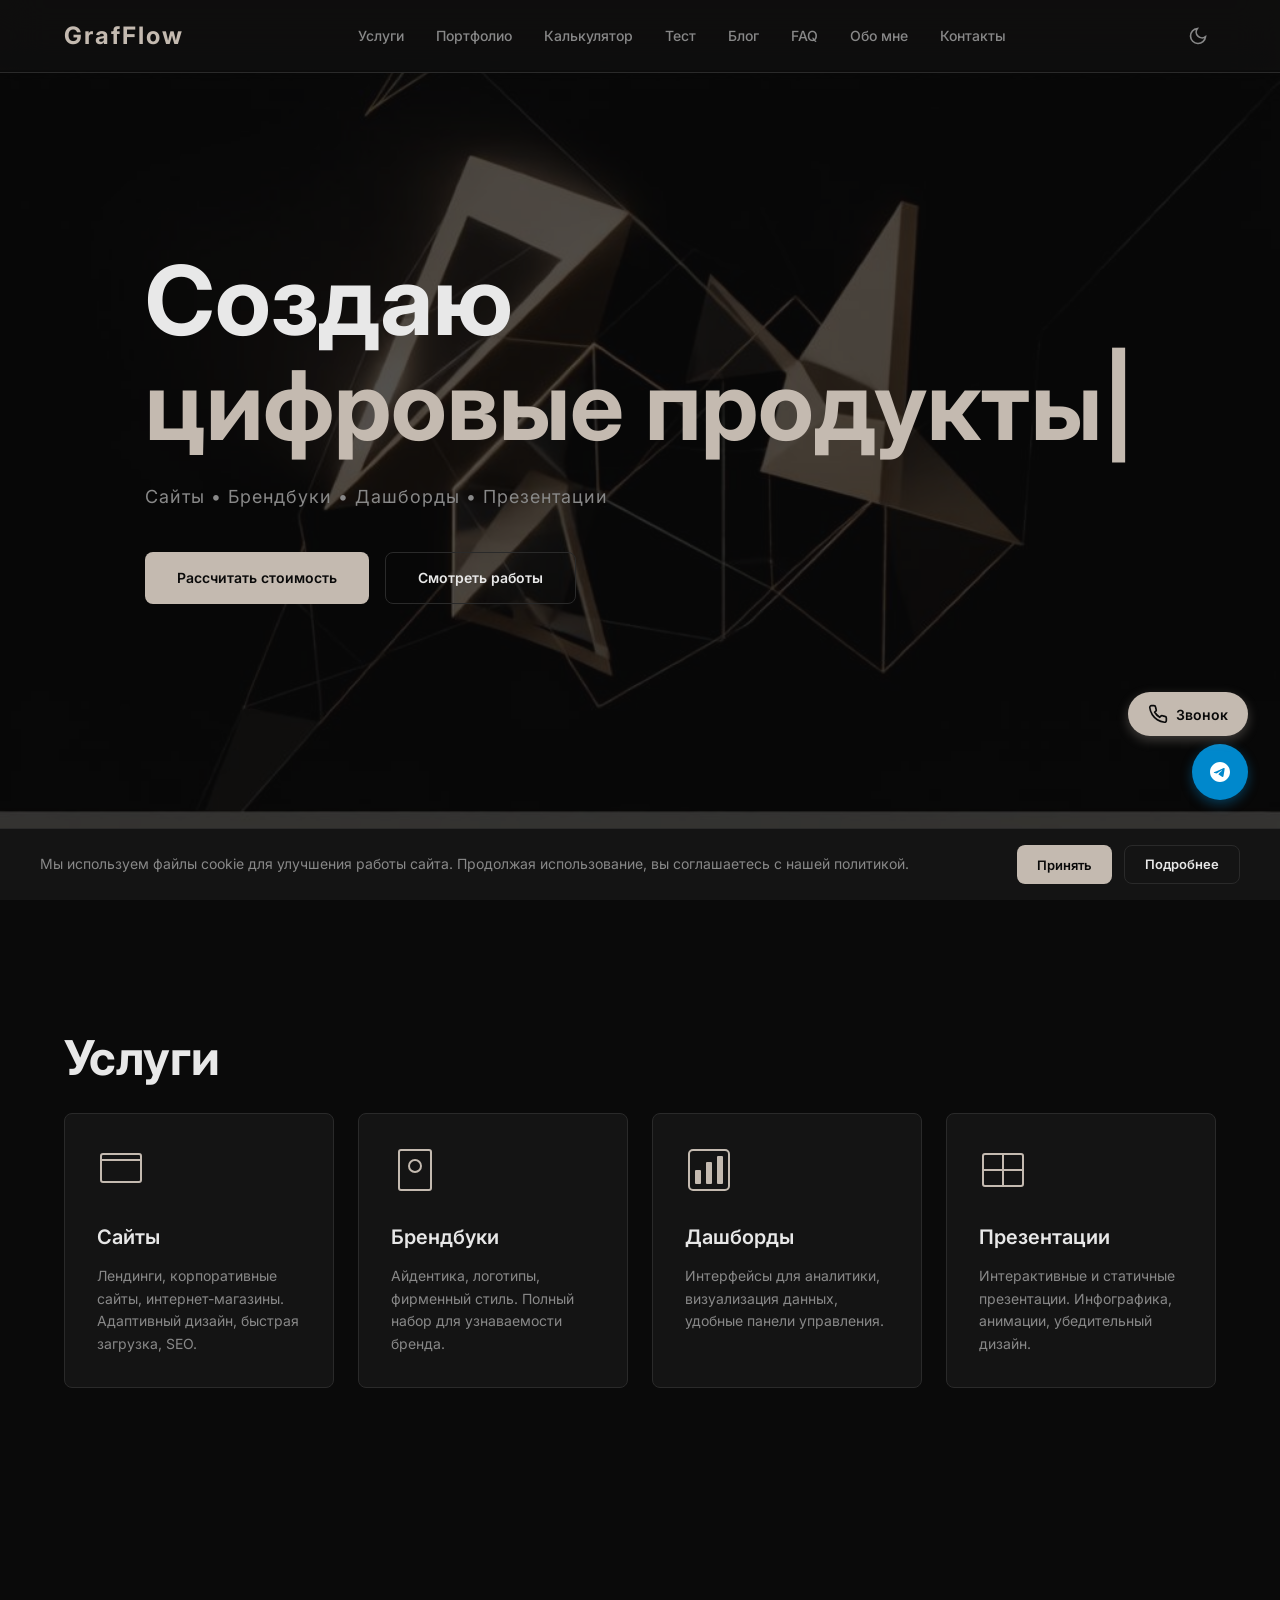
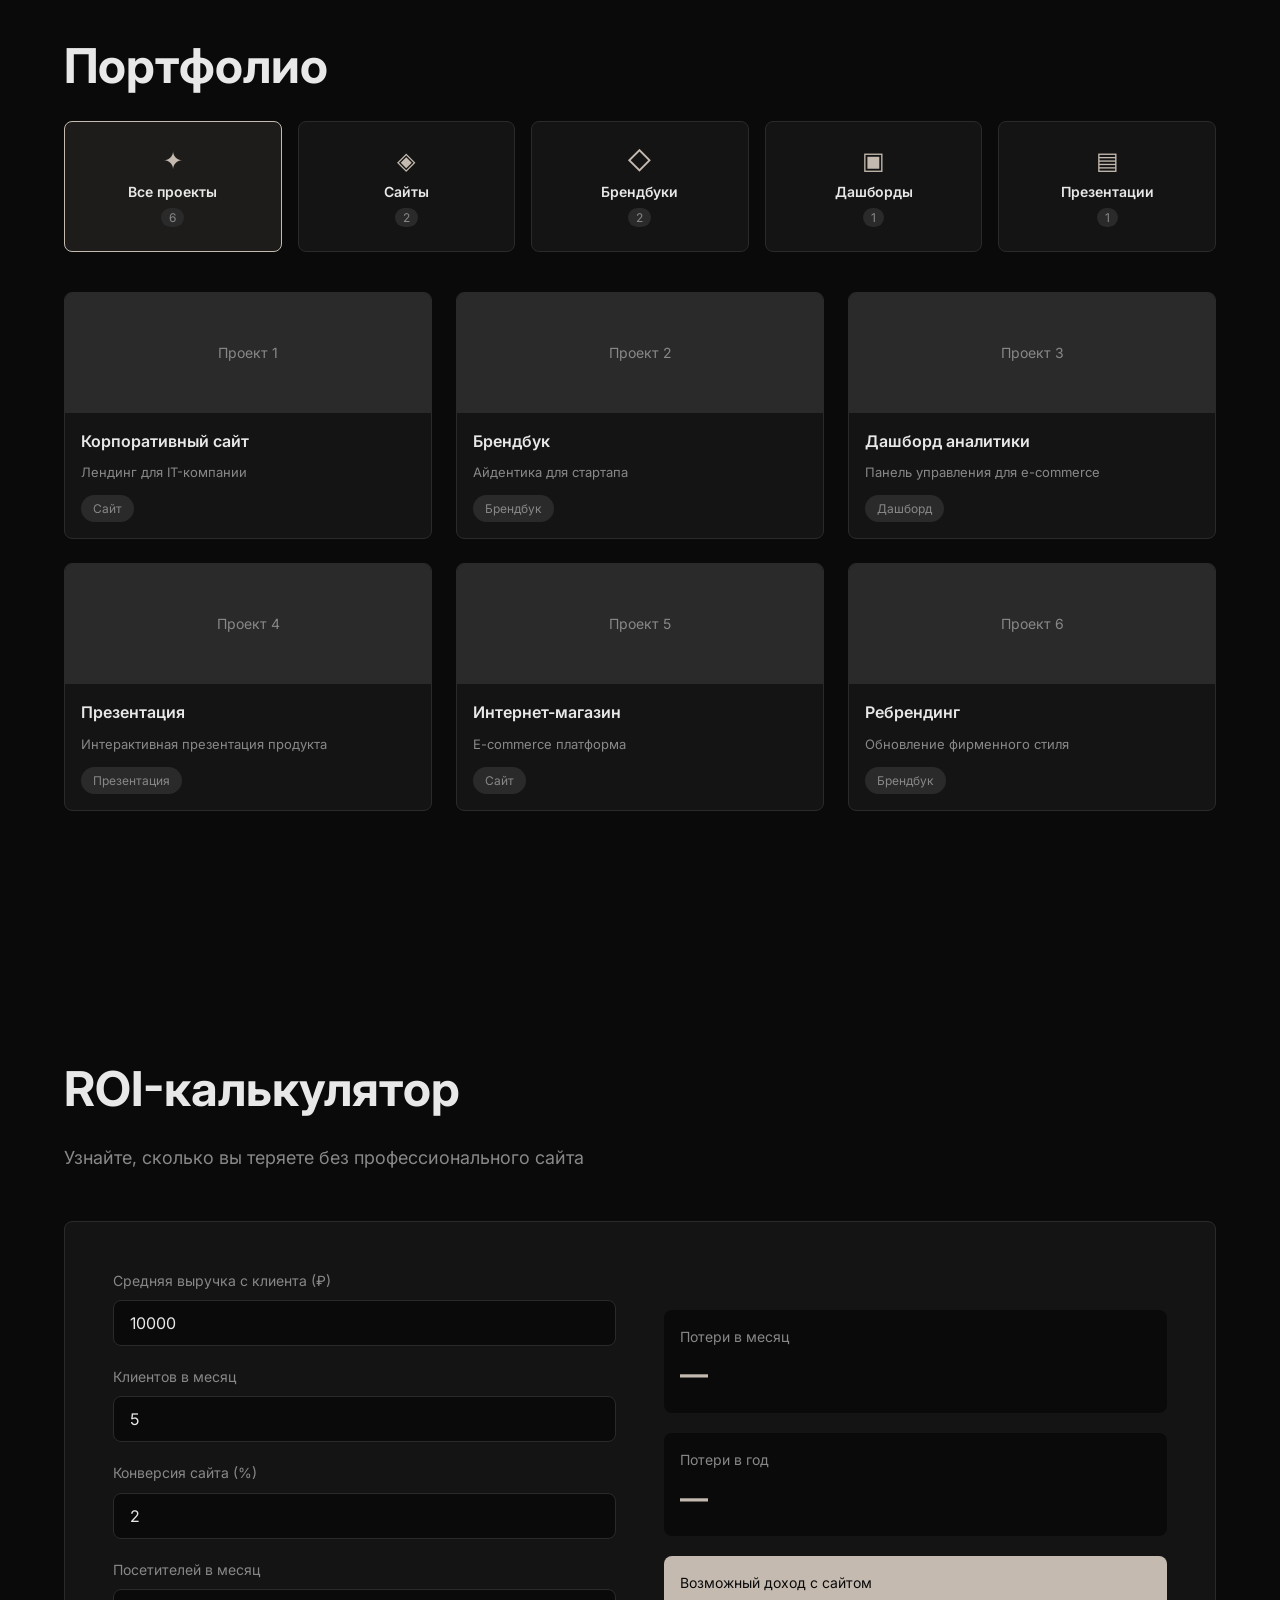
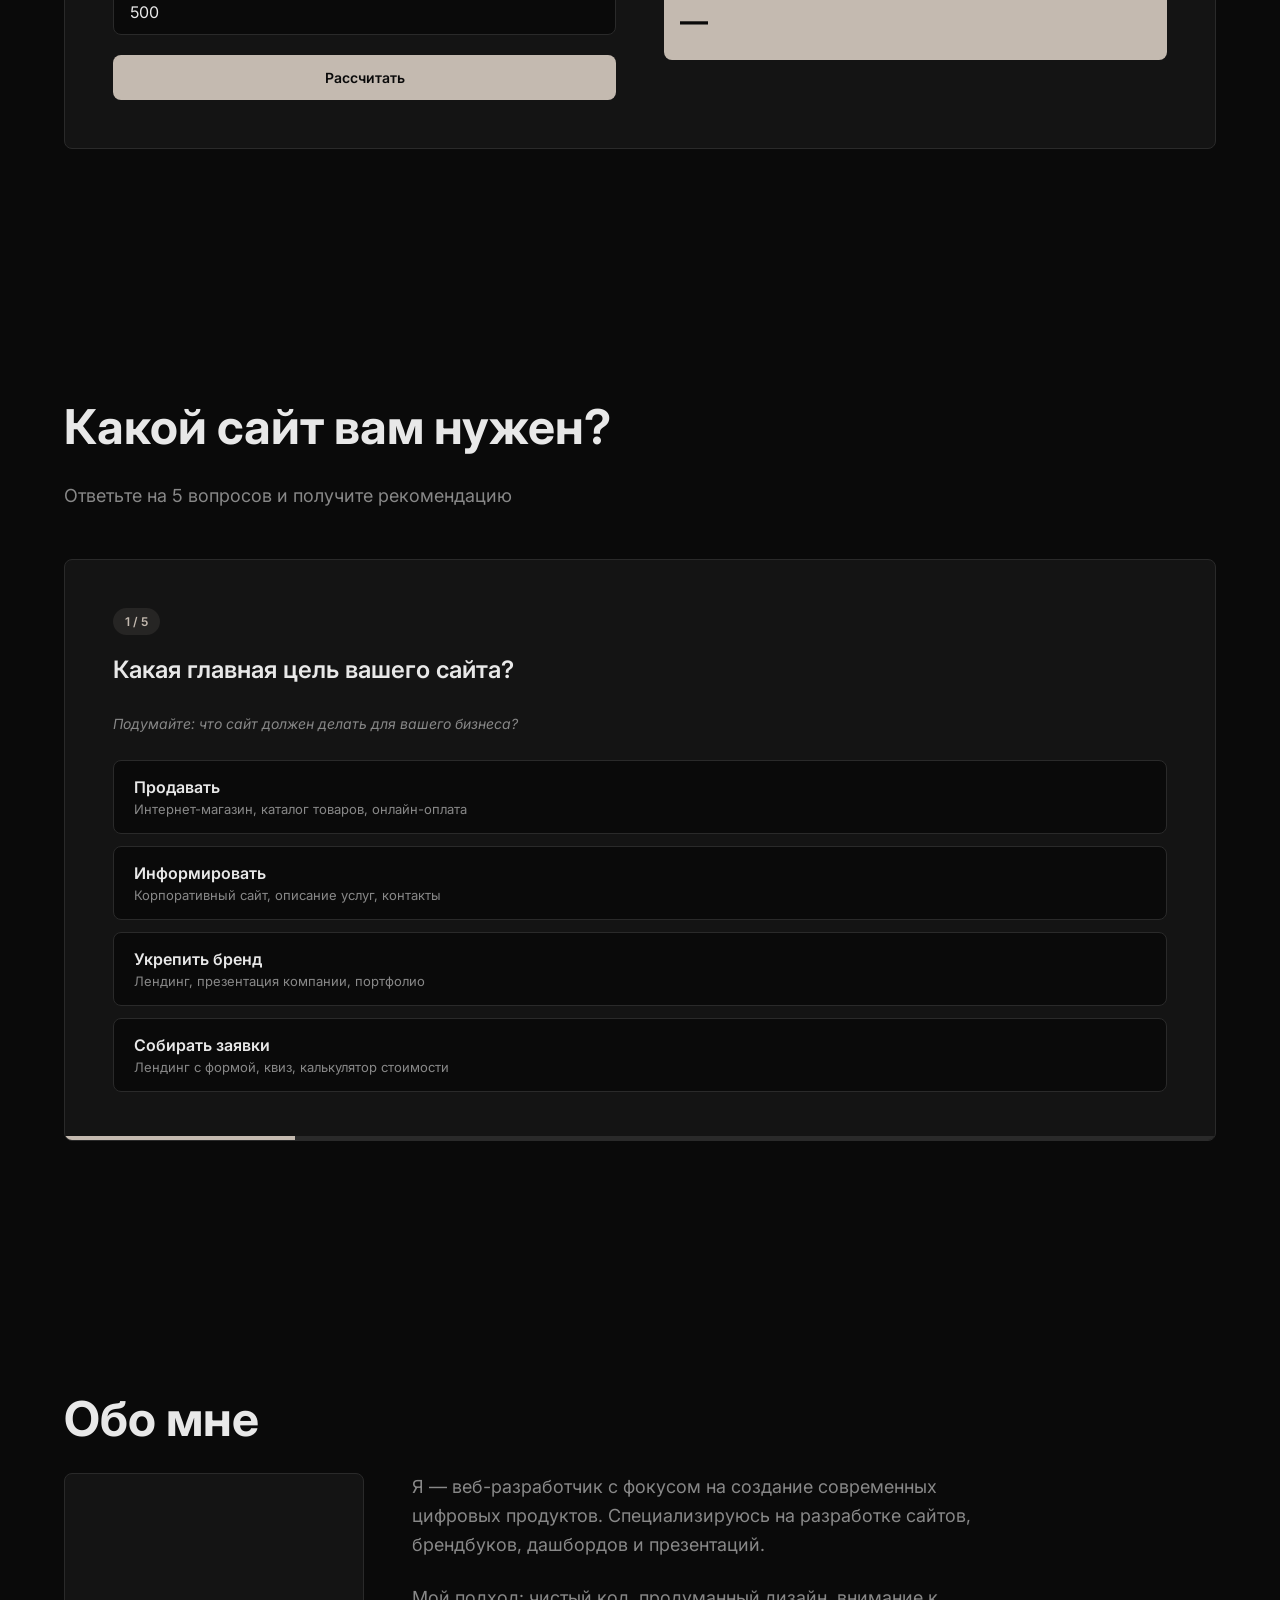
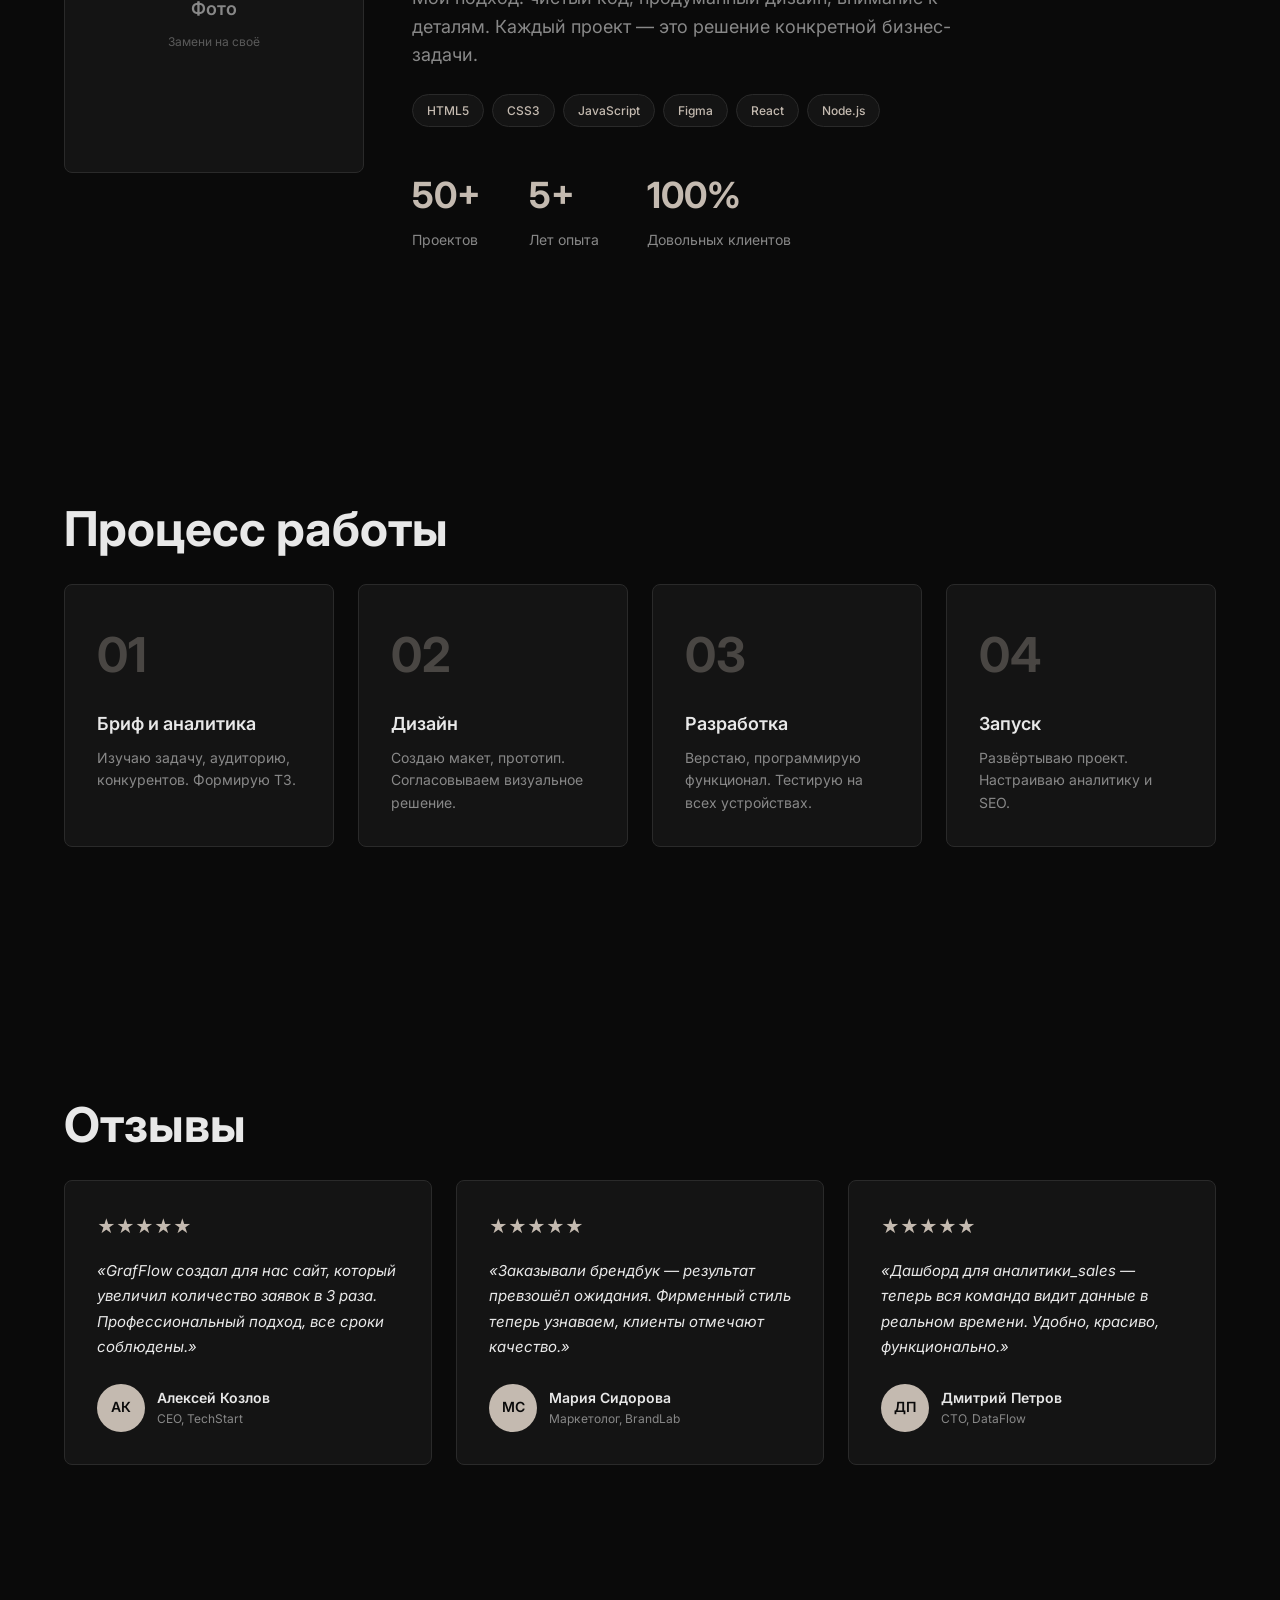
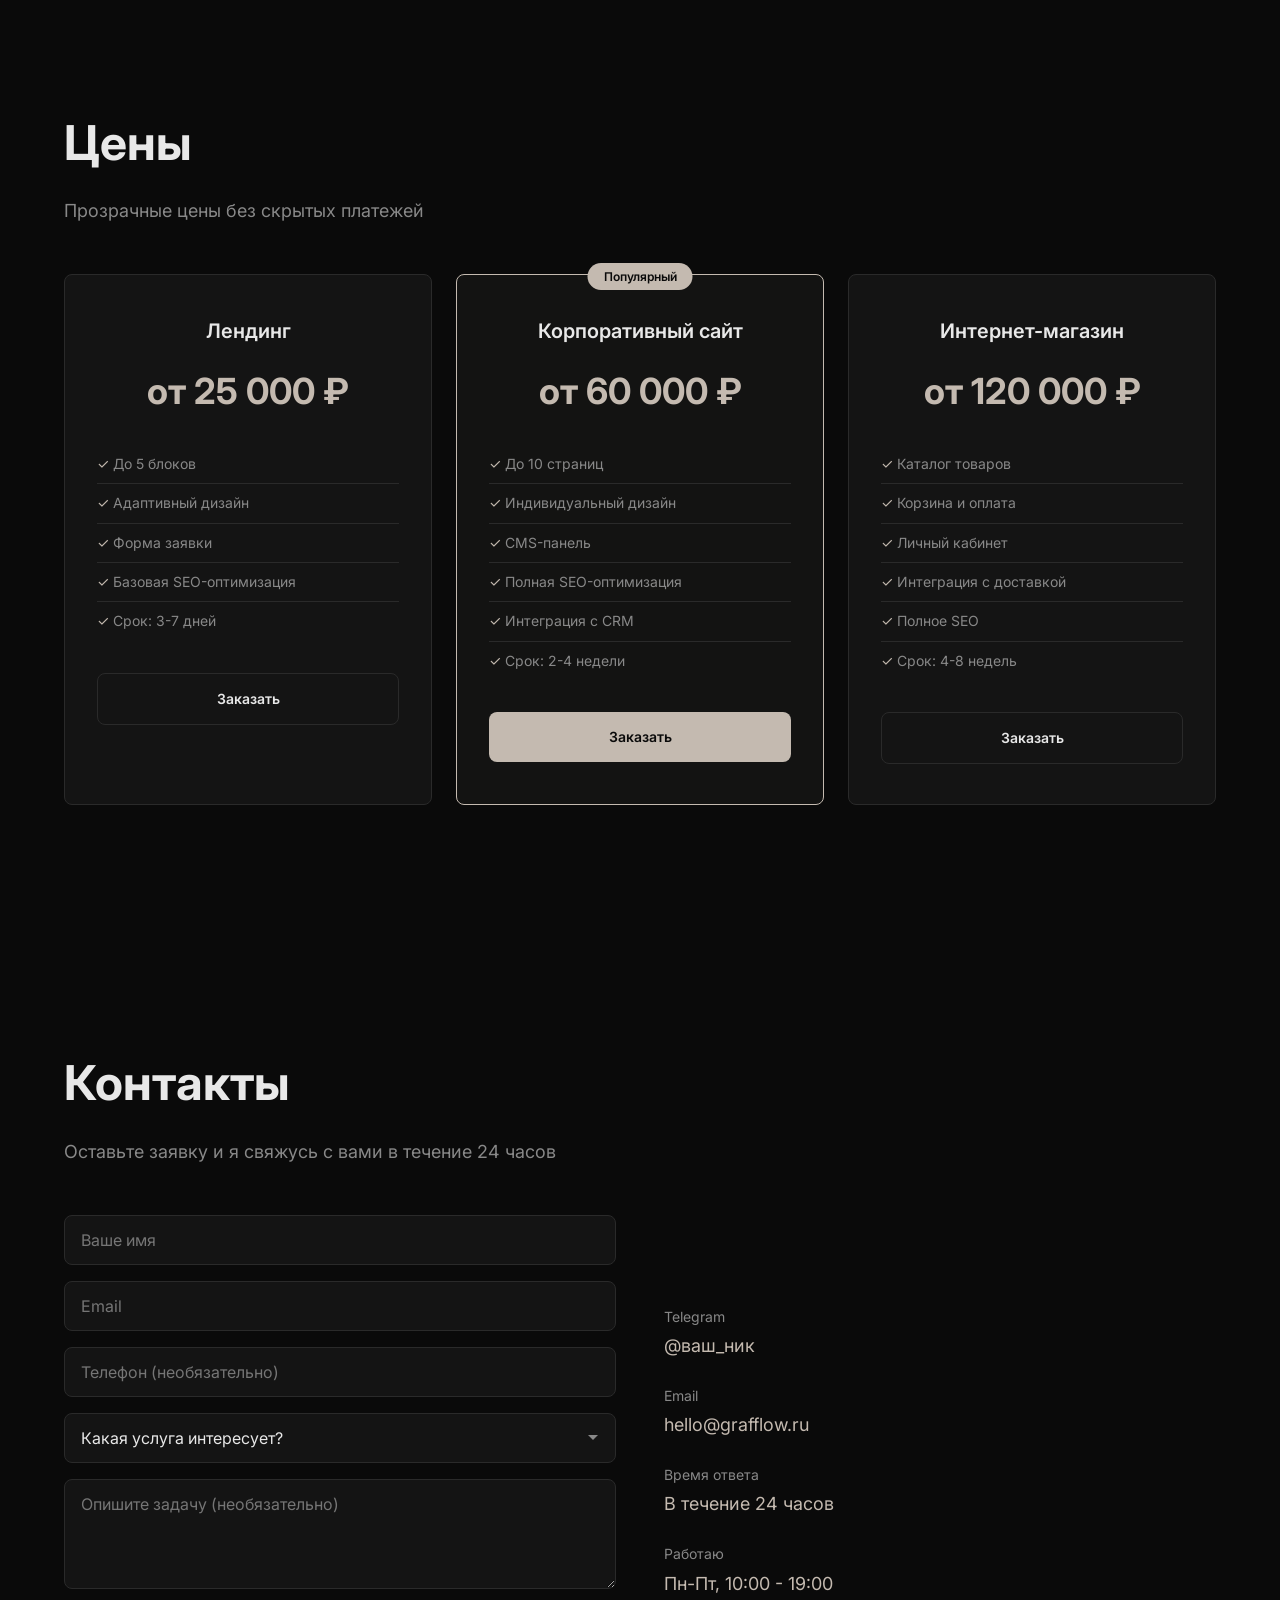
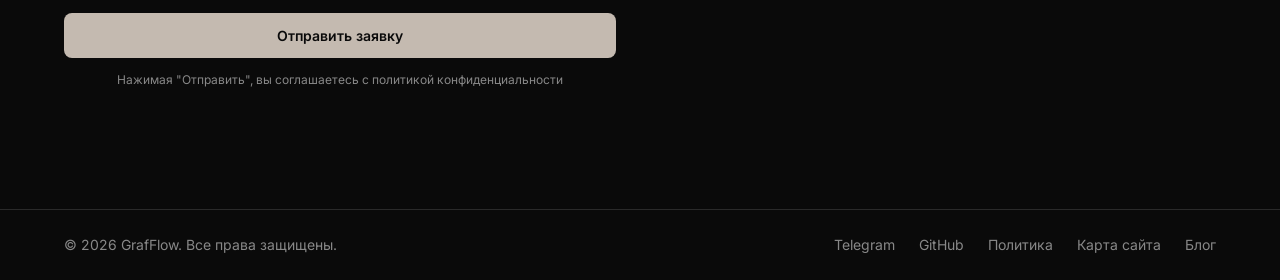
<file: index.html>
<!DOCTYPE html>
<html lang="ru">
<head>
    <meta charset="UTF-8">
    <meta name="viewport" content="width=device-width, initial-scale=1.0">
    <meta name="description" content="GrafFlow — Создаю современные сайты, брендбуки, дашборды и презентации. Портфолио, калькулятор стоимости, консультация.">
    <meta name="keywords" content="веб-разработка, создание сайтов, лендинг, брендбук, дашборд, презентация, фрилансер, GrafFlow">
    <meta name="robots" content="index, follow">
    <meta name="language" content="Russian">
    <title>GrafFlow | Веб-разработчик на заказ — Сайты, брендбуки, дашборды</title>
    <meta property="og:type" content="website">
    <meta property="og:title" content="GrafFlow | Веб-разработчик на заказ">
    <meta property="og:description" content="Создаю современные сайты, брендбуки, дашборды и презентации.">
    <meta property="og:url" content="https://graffandrei07-create.github.io/grafflow-website/">
    <meta property="og:image" content="images/hero-bg.jpeg">
    <meta name="twitter:card" content="summary_large_image">
    <meta name="twitter:title" content="GrafFlow | Веб-разработчик на заказ">
    <link rel="canonical" href="https://graffandrei07-create.github.io/grafflow-website/">
    <link rel="icon" type="image/jpeg" href="images/hero-bg.jpeg">
    <link rel="preconnect" href="https://fonts.googleapis.com">
    <link rel="preconnect" href="https://fonts.gstatic.com" crossorigin>
    <link href="https://fonts.googleapis.com/css2?family=Inter:wght@400;500;600;700&display=swap" rel="stylesheet">
    <link rel="stylesheet" href="css/style.css">
    <meta name="theme-color" content="#0a0a0a">
    <link rel="manifest" href="manifest.json">
    <script type="application/ld+json">
    {"@context":"https://schema.org","@type":"Person","name":"GrafFlow","jobTitle":"Веб-разработчик","url":"https://graffandrei07-create.github.io/grafflow-website/","knowsAbout":["HTML","CSS","JavaScript","Веб-разработка","Дизайн"],"hasOfferCatalog":{"@type":"OfferCatalog","name":"Услуги веб-разработки","itemListElement":[{"@type":"Offer","itemOffered":{"@type":"Service","name":"Разработка сайтов","description":"Лендинги, корпоративные сайты, интернет-магазины"}},{"@type":"Offer","itemOffered":{"@type":"Service","name":"Брендбуки","description":"Айдентика, логотипы, фирменный стиль"}},{"@type":"Offer","itemOffered":{"@type":"Service","name":"Дашборды","description":"Интерфейсы для аналитики и визуализации данных"}},{"@type":"Offer","itemOffered":{"@type":"Service","name":"Презентации","description":"Интерактивные и статичные презентации"}}]}}
    </script>
</head>
<body>
    <header class="header">
        <div class="container header__inner">
            <a href="/" class="logo">GrafFlow</a>
            <nav class="nav">
                <a href="#services" class="nav__link">Услуги</a>
                <a href="#portfolio" class="nav__link">Портфолио</a>
                <a href="#calculator" class="nav__link">Калькулятор</a>
                <a href="#quiz" class="nav__link">Тест</a>
                                <a href="blog.html" class="nav__link">Блог</a>
                <a href="#faq" class="nav__link">FAQ</a>
                <a href="#about" class="nav__link">Обо мне</a>
                <a href="#contacts" class="nav__link">Контакты</a>
            </nav>
            <button class="theme-toggle" id="themeToggle" aria-label="Сменить тему">
                <svg class="theme-toggle__sun" width="20" height="20" viewBox="0 0 24 24" fill="none" stroke="currentColor" stroke-width="2">
                    <circle cx="12" cy="12" r="5"></circle>
                    <line x1="12" y1="1" x2="12" y2="3"></line>
                    <line x1="12" y1="21" x2="12" y2="23"></line>
                    <line x1="4.22" y1="4.22" x2="5.64" y2="5.64"></line>
                    <line x1="18.36" y1="18.36" x2="19.78" y2="19.78"></line>
                    <line x1="1" y1="12" x2="3" y2="12"></line>
                    <line x1="21" y1="12" x2="23" y2="12"></line>
                    <line x1="4.22" y1="19.78" x2="5.64" y2="18.36"></line>
                    <line x1="18.36" y1="5.64" x2="19.78" y2="4.22"></line>
                </svg>
                <svg class="theme-toggle__moon" width="20" height="20" viewBox="0 0 24 24" fill="none" stroke="currentColor" stroke-width="2">
                    <path d="M21 12.79A9 9 0 1111.21 3 7 7 0 0021 12.79z"></path>
                </svg>
            </button>
            <button class="burger" id="burger" aria-label="Меню"><span></span><span></span><span></span></button>
        </div>
    </header>
    <div class="mobile-menu" id="mobileMenu">
        <nav class="mobile-menu__nav">
            <a href="#services" class="mobile-menu__link">Услуги</a>
            <a href="#portfolio" class="mobile-menu__link">Портфолио</a>
            <a href="#calculator" class="mobile-menu__link">Калькулятор</a>
            <a href="#quiz" class="mobile-menu__link">Тест</a>
                        <a href="blog.html" class="mobile-menu__link">Блог</a>
            <a href="#faq" class="mobile-menu__link">FAQ</a>
            <a href="#about" class="mobile-menu__link">Обо мне</a>
            <a href="#contacts" class="mobile-menu__link">Контакты</a>
        </nav>
    </div>
    <section class="hero" id="hero">
        <div class="container">
            <h1 class="hero__title"><span class="hero__title-line">Создаю</span><span class="hero__title-line hero__title-line--accent"><span class="typing-text" id="typingText"></span><span class="typing-cursor">|</span></span></h1>
            <p class="hero__subtitle">Сайты &bull; Брендбуки &bull; Дашборды &bull; Презентации</p>
            <div class="hero__cta">
                <a href="#calculator" class="btn btn--primary">Рассчитать стоимость</a>
                <a href="#portfolio" class="btn btn--secondary">Смотреть работы</a>
            </div>
        </div>
    </section>
    <section class="services" id="services">
        <div class="container">
            <h2 class="section-title">Услуги</h2>
            <div class="services__grid">
                <a href="#portfolio" class="service-card" data-filter="site">
                    <div class="service-card__icon"><svg width="48" height="48" viewBox="0 0 48 48" fill="none"><rect x="4" y="8" width="40" height="28" rx="2" stroke="currentColor" stroke-width="2"/><line x1="4" y1="14" x2="44" y2="14" stroke="currentColor" stroke-width="2"/></svg></div>
                    <h3 class="service-card__title">Сайты</h3>
                    <p class="service-card__desc">Лендинги, корпоративные сайты, интернет-магазины. Адаптивный дизайн, быстрая загрузка, SEO.</p>
                </a>
                <a href="#portfolio" class="service-card" data-filter="brand">
                    <div class="service-card__icon"><svg width="48" height="48" viewBox="0 0 48 48" fill="none"><rect x="8" y="4" width="32" height="40" rx="2" stroke="currentColor" stroke-width="2"/><circle cx="24" cy="20" r="6" stroke="currentColor" stroke-width="2"/></svg></div>
                    <h3 class="service-card__title">Брендбуки</h3>
                    <p class="service-card__desc">Айдентика, логотипы, фирменный стиль. Полный набор для узнаваемости бренда.</p>
                </a>
                <a href="#portfolio" class="service-card" data-filter="dashboard">
                    <div class="service-card__icon"><svg width="48" height="48" viewBox="0 0 48 48" fill="none"><rect x="4" y="4" width="40" height="40" rx="4" stroke="currentColor" stroke-width="2"/><rect x="10" y="24" width="6" height="14" rx="1" fill="currentColor"/><rect x="21" y="16" width="6" height="22" rx="1" fill="currentColor"/><rect x="32" y="10" width="6" height="28" rx="1" fill="currentColor"/></svg></div>
                    <h3 class="service-card__title">Дашборды</h3>
                    <p class="service-card__desc">Интерфейсы для аналитики, визуализация данных, удобные панели управления.</p>
                </a>
                <a href="#portfolio" class="service-card" data-filter="presentation">
                    <div class="service-card__icon"><svg width="48" height="48" viewBox="0 0 48 48" fill="none"><rect x="4" y="8" width="40" height="32" rx="2" stroke="currentColor" stroke-width="2"/><line x1="24" y1="8" x2="24" y2="40" stroke="currentColor" stroke-width="2"/><line x1="4" y1="24" x2="44" y2="24" stroke="currentColor" stroke-width="2"/></svg></div>
                    <h3 class="service-card__title">Презентации</h3>
                    <p class="service-card__desc">Интерактивные и статичные презентации. Инфографика, анимации, убедительный дизайн.</p>
                </a>
            </div>
        </div>
    </section>
    <section class="portfolio" id="portfolio">
        <div class="container">
            <h2 class="section-title">Портфолио</h2>
            <div class="portfolio__categories">
                <button class="category-tile active" data-filter="all">
                    <span class="category-tile__icon">✦</span>
                    <span class="category-tile__name">Все проекты</span>
                    <span class="category-tile__count">6</span>
                </button>
                <button class="category-tile" data-filter="site">
                    <span class="category-tile__icon">◈</span>
                    <span class="category-tile__name">Сайты</span>
                    <span class="category-tile__count">2</span>
                </button>
                <button class="category-tile" data-filter="brand">
                    <span class="category-tile__icon">◇</span>
                    <span class="category-tile__name">Брендбуки</span>
                    <span class="category-tile__count">2</span>
                </button>
                <button class="category-tile" data-filter="dashboard">
                    <span class="category-tile__icon">▣</span>
                    <span class="category-tile__name">Дашборды</span>
                    <span class="category-tile__count">1</span>
                </button>
                <button class="category-tile" data-filter="presentation">
                    <span class="category-tile__icon">▤</span>
                    <span class="category-tile__name">Презентации</span>
                    <span class="category-tile__count">1</span>
                </button>
            </div>
                <div class="portfolio__grid">
                    <a href="#contacts" class="portfolio-card" data-category="site">
                        <div class="portfolio-card__image"><div class="portfolio-card__placeholder">Проект 1</div></div>
                        <div class="portfolio-card__info"><h3 class="portfolio-card__title">Корпоративный сайт</h3><p class="portfolio-card__desc">Лендинг для IT-компании</p><span class="portfolio-card__tag">Сайт</span></div>
                    </a>
                    <a href="#contacts" class="portfolio-card" data-category="brand">
                        <div class="portfolio-card__image"><div class="portfolio-card__placeholder">Проект 2</div></div>
                        <div class="portfolio-card__info"><h3 class="portfolio-card__title">Брендбук</h3><p class="portfolio-card__desc">Айдентика для стартапа</p><span class="portfolio-card__tag">Брендбук</span></div>
                    </a>
                    <a href="#contacts" class="portfolio-card" data-category="dashboard">
                        <div class="portfolio-card__image"><div class="portfolio-card__placeholder">Проект 3</div></div>
                        <div class="portfolio-card__info"><h3 class="portfolio-card__title">Дашборд аналитики</h3><p class="portfolio-card__desc">Панель управления для e-commerce</p><span class="portfolio-card__tag">Дашборд</span></div>
                    </a>
                    <a href="#contacts" class="portfolio-card" data-category="presentation">
                        <div class="portfolio-card__image"><div class="portfolio-card__placeholder">Проект 4</div></div>
                        <div class="portfolio-card__info"><h3 class="portfolio-card__title">Презентация</h3><p class="portfolio-card__desc">Интерактивная презентация продукта</p><span class="portfolio-card__tag">Презентация</span></div>
                    </a>
                    <a href="#contacts" class="portfolio-card" data-category="site">
                        <div class="portfolio-card__image"><div class="portfolio-card__placeholder">Проект 5</div></div>
                        <div class="portfolio-card__info"><h3 class="portfolio-card__title">Интернет-магазин</h3><p class="portfolio-card__desc">E-commerce платформа</p><span class="portfolio-card__tag">Сайт</span></div>
                    </a>
                    <a href="#contacts" class="portfolio-card" data-category="brand">
                        <div class="portfolio-card__image"><div class="portfolio-card__placeholder">Проект 6</div></div>
                        <div class="portfolio-card__info"><h3 class="portfolio-card__title">Ребрендинг</h3><p class="portfolio-card__desc">Обновление фирменного стиля</p><span class="portfolio-card__tag">Брендбук</span></div>
                    </a>
                </div>
        </div>
    </section>
    <section class="calculator" id="calculator">
        <div class="container">
            <h2 class="section-title">ROI-калькулятор</h2>
            <p class="section-subtitle">Узнайте, сколько вы теряете без профессионального сайта</p>
            <div class="calculator__wrapper">
                <div class="calculator__form">
                    <div class="calc-field"><label class="calc-field__label">Средняя выручка с клиента (&#8381;)</label><input type="number" class="calc-field__input" id="revenue" value="10000" min="1000" step="1000"></div>
                    <div class="calc-field"><label class="calc-field__label">Клиентов в месяц</label><input type="number" class="calc-field__input" id="clients" value="5" min="1" step="1"></div>
                    <div class="calc-field"><label class="calc-field__label">Конверсия сайта (%)</label><input type="number" class="calc-field__input" id="conversion" value="2" min="0.1" max="100" step="0.1"></div>
                    <div class="calc-field"><label class="calc-field__label">Посетителей в месяц</label><input type="number" class="calc-field__input" id="visitors" value="500" min="10" step="10"></div>
                    <button class="btn btn--primary btn--full" id="calcBtn">Рассчитать</button>
                </div>
                <div class="calculator__result" id="calcResult">
                    <div class="calc-result__item"><span class="calc-result__label">Потери в месяц</span><span class="calc-result__value" id="lossMonth">&mdash;</span></div>
                    <div class="calc-result__item"><span class="calc-result__label">Потери в год</span><span class="calc-result__value" id="lossYear">&mdash;</span></div>
                    <div class="calc-result__item calc-result__item--highlight"><span class="calc-result__label">Возможный доход с сайтом</span><span class="calc-result__value" id="potentialIncome">&mdash;</span></div>
                </div>
            </div>
        </div>
    </section>
    <section class="quiz" id="quiz">
        <div class="container">
            <h2 class="section-title">Какой сайт вам нужен?</h2>
            <p class="section-subtitle">Ответьте на 5 вопросов и получите рекомендацию</p>
            <div class="quiz__wrapper" id="quizWrapper">
                <div class="quiz__step active" data-step="1">
                    <span class="quiz__step-num">1 / 5</span>
                    <h3 class="quiz__question">Какая главная цель вашего сайта?</h3>
                    <p class="quiz__hint">Подумайте: что сайт должен делать для вашего бизнеса?</p>
                    <div class="quiz__options">
                        <button class="quiz__option" data-value="sell"><strong>Продавать</strong><small>Интернет-магазин, каталог товаров, онлайн-оплата</small></button>
                        <button class="quiz__option" data-value="info"><strong>Информировать</strong><small>Корпоративный сайт, описание услуг, контакты</small></button>
                        <button class="quiz__option" data-value="brand"><strong>Укрепить бренд</strong><small>Лендинг, презентация компании, портфолио</small></button>
                        <button class="quiz__option" data-value="collect"><strong>Собирать заявки</strong><small>Лендинг с формой, квиз, калькулятор стоимости</small></button>
                    </div>
                </div>
                <div class="quiz__step" data-step="2">
                    <span class="quiz__step-num">2 / 5</span>
                    <h3 class="quiz__question">Сколько страниц планируется?</h3>
                    <p class="quiz__hint">Не уверены? Начните с малого — потом можно расширить</p>
                    <div class="quiz__options">
                        <button class="quiz__option" data-value="1"><strong>1 страница</strong><small>Лендинг — всё на одном экране. Идеально для старта</small></button>
                        <button class="quiz__option" data-value="5"><strong>3-5 страниц</strong><small>Главная, услуги, портфолио, контакты, о нас</small></button>
                        <button class="quiz__option" data-value="10"><strong>5-10 страниц</strong><small>С блогом, каталогом или несколькими направлениями</small></button>
                        <button class="quiz__option" data-value="20"><strong>10+ страниц</strong><small>Крупный сайт с подразделами, каталогом, личным кабинетом</small></button>
                    </div>
                </div>
                <div class="quiz__step" data-step="3">
                    <span class="quiz__step-num">3 / 5</span>
                    <h3 class="quiz__question">Какой дизайн вам нужен?</h3>
                    <p class="quiz__hint">Дизайн влияет на стоимость и сроки разработки</p>
                    <div class="quiz__options">
                        <button class="quiz__option" data-value="template"><strong>Шаблонный</strong><small>Быстро и бюджетно. Готовый макет под ваш контент</small></button>
                        <button class="quiz__option" data-value="custom"><strong>Индивидуальный</strong><small>Уникальный дизайн под ваш бренд. Согласование в Figma</small></button>
                        <button class="quiz__option" data-value="premium"><strong>Премиум</strong><small>Полная проработка: анимации, микроинтеракции, 3D-элементы</small></button>
                    </div>
                </div>
                <div class="quiz__step" data-step="4">
                    <span class="quiz__step-num">4 / 5</span>
                    <h3 class="quiz__question">Нужна ли интеграция с CRM-системой?</h3>
                    <p class="quiz__hint">CRM помогает автоматизировать обработку заявок и вести клиентскую базу</p>
                    <div class="quiz__options">
                        <button class="quiz__option" data-value="no"><strong>Нет, пока не нужна</strong><small>Достаточно формы обратной связи и email-уведомлений</small></button>
                        <button class="quiz__option" data-value="yes"><strong>Да, нужна</strong><small> amoCRM, Bitrix24, HubSpot или другая система</small></button>
                    </div>
                </div>
                <div class="quiz__step" data-step="5">
                    <span class="quiz__step-num">5 / 5</span>
                    <h3 class="quiz__question">Какой ваш бюджет на проект?</h3>
                    <p class="quiz__hint">Точный расчёт получите после бесплатной консультации</p>
                    <div class="quiz__options">
                        <button class="quiz__option" data-value="low"><strong>До 30 000 &#8381;</strong><small>Лендинг на шаблоне или конструкторе</small></button>
                        <button class="quiz__option" data-value="mid"><strong>30 000 — 100 000 &#8381;</strong><small>Сайт с индивидуальным дизайном и базовым функционалом</small></button>
                        <button class="quiz__option" data-value="high"><strong>100 000+ &#8381;</strong><small>Полноценный проект с премиум-дизайном и интеграциями</small></button>
                    </div>
                </div>
                <div class="quiz__result" id="quizResult"><h3 class="quiz__result-title">Ваша рекомендация</h3><p class="quiz__result-text" id="quizResultText"></p><a href="#contacts" class="btn btn--primary">Заказать консультацию</a></div>
                <div class="quiz__progress"><div class="quiz__progress-bar" id="quizProgress"></div></div>
            </div>
        </div>
    </section>
    <section class="about" id="about">
        <div class="container">
            <h2 class="section-title">Обо мне</h2>
            <div class="about__content">
                <div class="about__photo">
                    <div class="about__photo-placeholder">
                        <span>Фото</span>
                        <small>Замени на своё</small>
                    </div>
                </div>
                <div class="about__text">
                    <p>Я — веб-разработчик с фокусом на создание современных цифровых продуктов. Специализируюсь на разработке сайтов, брендбуков, дашбордов и презентаций.</p>
                    <p>Мой подход: чистый код, продуманный дизайн, внимание к деталям. Каждый проект — это решение конкретной бизнес-задачи.</p>
                    <div class="about__skills">
                        <span class="skill-tag">HTML5</span>
                        <span class="skill-tag">CSS3</span>
                        <span class="skill-tag">JavaScript</span>
                        <span class="skill-tag">Figma</span>
                        <span class="skill-tag">React</span>
                        <span class="skill-tag">Node.js</span>
                    </div>
                    <div class="about__stats">
                        <div class="stat"><span class="stat__number">50+</span><span class="stat__label">Проектов</span></div>
                        <div class="stat"><span class="stat__number">5+</span><span class="stat__label">Лет опыта</span></div>
                        <div class="stat"><span class="stat__number">100%</span><span class="stat__label">Довольных клиентов</span></div>
                    </div>
                </div>
            </div>
        </div>
    </section>
    <section class="timeline" id="timeline">
        <div class="container">
            <h2 class="section-title">Процесс работы</h2>
            <div class="timeline__wrapper">
                <div class="timeline__item"><div class="timeline__number">01</div><h3 class="timeline__title">Бриф и аналитика</h3><p class="timeline__desc">Изучаю задачу, аудиторию, конкурентов. Формирую ТЗ.</p></div>
                <div class="timeline__item"><div class="timeline__number">02</div><h3 class="timeline__title">Дизайн</h3><p class="timeline__desc">Создаю макет, прототип. Согласовываем визуальное решение.</p></div>
                <div class="timeline__item"><div class="timeline__number">03</div><h3 class="timeline__title">Разработка</h3><p class="timeline__desc">Верстаю, программирую функционал. Тестирую на всех устройствах.</p></div>
                <div class="timeline__item"><div class="timeline__number">04</div><h3 class="timeline__title">Запуск</h3><p class="timeline__desc">Развёртываю проект. Настраиваю аналитику и SEO.</p></div>
            </div>
        </div>
    </section>
    <!-- TESTIMONIALS -->
    <section class="testimonials" id="testimonials">
        <div class="container">
            <h2 class="section-title">Отзывы</h2>
            <div class="testimonials__grid">
                <div class="testimonial-card">
                    <div class="testimonial-card__stars">★★★★★</div>
                    <p class="testimonial-card__text">«GrafFlow создал для нас сайт, который увеличил количество заявок в 3 раза. Профессиональный подход, все сроки соблюдены.»</p>
                    <div class="testimonial-card__author">
                        <div class="testimonial-card__avatar">АК</div>
                        <div class="testimonial-card__info">
                            <span class="testimonial-card__name">Алексей Козлов</span>
                            <span class="testimonial-card__role">CEO, TechStart</span>
                        </div>
                    </div>
                </div>
                <div class="testimonial-card">
                    <div class="testimonial-card__stars">★★★★★</div>
                    <p class="testimonial-card__text">«Заказывали брендбук — результат превзошёл ожидания. Фирменный стиль теперь узнаваем, клиенты отмечают качество.»</p>
                    <div class="testimonial-card__author">
                        <div class="testimonial-card__avatar">МС</div>
                        <div class="testimonial-card__info">
                            <span class="testimonial-card__name">Мария Сидорова</span>
                            <span class="testimonial-card__role">Маркетолог, BrandLab</span>
                        </div>
                    </div>
                </div>
                <div class="testimonial-card">
                    <div class="testimonial-card__stars">★★★★★</div>
                    <p class="testimonial-card__text">«Дашборд для аналитики_sales — теперь вся команда видит данные в реальном времени. Удобно, красиво, функционально.»</p>
                    <div class="testimonial-card__author">
                        <div class="testimonial-card__avatar">ДП</div>
                        <div class="testimonial-card__info">
                            <span class="testimonial-card__name">Дмитрий Петров</span>
                            <span class="testimonial-card__role">CTO, DataFlow</span>
                        </div>
                    </div>
                </div>
            </div>
        </div>
    </section>
    <!-- PRICING -->
    <section class="pricing" id="pricing">
        <div class="container">
            <h2 class="section-title">Цены</h2>
            <p class="section-subtitle">Прозрачные цены без скрытых платежей</p>
            <div class="pricing__grid">
                <div class="pricing-card">
                    <h3 class="pricing-card__name">Лендинг</h3>
                    <div class="pricing-card__price">от 25 000 ₽</div>
                    <ul class="pricing-card__list">
                        <li>До 5 блоков</li>
                        <li>Адаптивный дизайн</li>
                        <li>Форма заявки</li>
                        <li>Базовая SEO-оптимизация</li>
                        <li>Срок: 3-7 дней</li>
                    </ul>
                    <a href="#contacts" class="btn btn--secondary btn--full">Заказать</a>
                </div>
                <div class="pricing-card pricing-card--popular">
                    <div class="pricing-card__badge">Популярный</div>
                    <h3 class="pricing-card__name">Корпоративный сайт</h3>
                    <div class="pricing-card__price">от 60 000 ₽</div>
                    <ul class="pricing-card__list">
                        <li>До 10 страниц</li>
                        <li>Индивидуальный дизайн</li>
                        <li>CMS-панель</li>
                        <li>Полная SEO-оптимизация</li>
                        <li>Интеграция с CRM</li>
                        <li>Срок: 2-4 недели</li>
                    </ul>
                    <a href="#contacts" class="btn btn--primary btn--full">Заказать</a>
                </div>
                <div class="pricing-card">
                    <h3 class="pricing-card__name">Интернет-магазин</h3>
                    <div class="pricing-card__price">от 120 000 ₽</div>
                    <ul class="pricing-card__list">
                        <li>Каталог товаров</li>
                        <li>Корзина и оплата</li>
                        <li>Личный кабинет</li>
                        <li>Интеграция с доставкой</li>
                        <li>Полное SEO</li>
                        <li>Срок: 4-8 недель</li>
                    </ul>
                    <a href="#contacts" class="btn btn--secondary btn--full">Заказать</a>
                </div>
            </div>
        </div>
    </section>
    <section class="contacts" id="contacts">
        <div class="container">
            <h2 class="section-title">Контакты</h2>
            <p class="section-subtitle">Оставьте заявку и я свяжусь с вами в течение 24 часов</p>
            <div class="contacts__content">
                <div class="contacts__form-wrapper">
                    <form class="contacts__form" id="contactForm" action="https://formspree.io/f/YOUR_FORM_ID" method="POST">
                        <div class="form-field"><input type="text" class="form-field__input" name="name" placeholder="Ваше имя" required></div>
                        <div class="form-field"><input type="email" class="form-field__input" name="email" placeholder="Email" required></div>
                        <div class="form-field"><input type="tel" class="form-field__input" name="phone" placeholder="Телефон (необязательно)"></div>
                        <div class="form-field">
                            <select class="form-field__input form-field__select" name="service" required>
                                <option value="" disabled selected>Какая услуга интересует?</option>
                                <option value="site">Разработка сайта</option>
                                <option value="brand">Брендбук</option>
                                <option value="dashboard">Дашборд</option>
                                <option value="presentation">Презентация</option>
                                <option value="other">Другое</option>
                            </select>
                        </div>
                        <div class="form-field"><textarea class="form-field__textarea" name="message" placeholder="Опишите задачу (необязательно)" rows="4"></textarea></div>
                        <button type="submit" class="btn btn--primary btn--full">Отправить заявку</button>
                        <p class="form-note">Нажимая "Отправить", вы соглашаетесь с политикой конфиденциальности</p>
                    </form>
                    <div class="form-success" id="formSuccess">
                        <div class="form-success__icon">✓</div>
                        <h3 class="form-success__title">Заявка отправлена!</h3>
                        <p class="form-success__text">Я свяжусь с вами в ближайшее время.</p>
                    </div>
                </div>
                <div class="contacts__info">
                    <div class="contacts__item">
                        <span class="contacts__label">Telegram</span>
                        <a href="https://t.me/" class="contacts__value" target="_blank" rel="noopener">@ваш_ник</a>
                    </div>
                    <div class="contacts__item">
                        <span class="contacts__label">Email</span>
                        <a href="mailto:hello@grafflow.ru" class="contacts__value">hello@grafflow.ru</a>
                    </div>
                    <div class="contacts__item">
                        <span class="contacts__label">Время ответа</span>
                        <span class="contacts__value">В течение 24 часов</span>
                    </div>
                    <div class="contacts__item">
                        <span class="contacts__label">Работаю</span>
                        <span class="contacts__value">Пн-Пт, 10:00 - 19:00</span>
                    </div>
                </div>
            </div>
        </div>
    </section>
    <footer class="footer">
        <div class="container footer__inner">
            <span class="footer__copy">&copy; 2026 GrafFlow. Все права защищены.</span>
            <div class="footer__links">
                <a href="https://t.me/" target="_blank" rel="noopener">Telegram</a>
                <a href="#">GitHub</a>
                <a href="privacy.html">Политика</a>
                <a href="sitemap.html">Карта сайта</a>
                <a href="blog.html">Блог</a>
            </div>
        </div>
    </footer>
    <!-- COOKIE BANNER -->
    <div class="cookie-banner" id="cookieBanner">
        <div class="cookie-banner__content">
            <p class="cookie-banner__text">Мы используем файлы cookie для улучшения работы сайта. Продолжая использование, вы соглашаетесь с нашей политикой.</p>
            <div class="cookie-banner__buttons">
                <button class="btn btn--primary btn--small" id="cookieAccept">Принять</button>
                <a href="privacy.html" class="btn btn--secondary btn--small">Подробнее</a>
            </div>
        </div>
    </div>
    <button class="scroll-top" id="scrollTop" aria-label="Наверх">
        <svg width="24" height="24" viewBox="0 0 24 24" fill="none" stroke="currentColor" stroke-width="2">
            <polyline points="18 15 12 9 6 15"></polyline>
        </svg>
    </button>
    <!-- TELEGRAM CHAT WIDGET -->
    <div class="chat-widget" id="chatWidget">
        <button class="chat-widget__btn" id="chatToggle" aria-label="Чат">
            <svg width="24" height="24" viewBox="0 0 24 24" fill="currentColor">
                <path d="M12 2C6.48 2 2 6.48 2 12s4.48 10 10 10 10-4.48 10-10S17.52 2 12 2zm4.64 6.8c-.15 1.58-.8 5.42-1.13 7.19-.14.75-.42 1-.68 1.03-.58.05-1.02-.38-1.58-.75-.88-.58-1.38-.94-2.23-1.5-.99-.65-.35-1.01.22-1.59.15-.15 2.71-2.48 2.76-2.69a.2.2 0 00-.05-.18c-.06-.05-.14-.03-.21-.02-.09.02-1.49.95-4.22 2.79-.4.27-.76.41-1.08.4-.36-.01-1.04-.2-1.55-.37-.63-.2-1.12-.31-1.08-.66.02-.18.27-.36.74-.55 2.92-1.27 4.86-2.11 5.83-2.51 2.78-1.16 3.35-1.36 3.73-1.36.08 0 .27.02.39.12.1.08.13.19.14.27-.01.06.01.24 0 .38z"/>
            </svg>
        </button>
        <div class="chat-widget__window" id="chatWindow">
            <div class="chat-widget__header">
                <span>Напишите нам в Telegram</span>
                <button class="chat-widget__close" id="chatClose">×</button>
            </div>
            <div class="chat-widget__body">
                <p>Быстро отвечаю в Telegram. Нажмите кнопку ниже:</p>
                <a href="https://t.me/" class="btn btn--primary btn--full" target="_blank" rel="noopener">Открыть Telegram</a>
            </div>
        </div>
    </div>

    <!-- CALLBACK BUTTON -->
    <button class="callback-btn" id="callbackBtn">
        <svg width="20" height="20" viewBox="0 0 24 24" fill="none" stroke="currentColor" stroke-width="2">
            <path d="M22 16.92v3a2 2 0 01-2.18 2 19.79 19.79 0 01-8.63-3.07 19.5 19.5 0 01-6-6 19.79 19.79 0 01-3.07-8.67A2 2 0 014.11 2h3a2 2 0 012 1.72 12.84 12.84 0 00.7 2.81 2 2 0 01-.45 2.11L8.09 9.91a16 16 0 006 6l1.27-1.27a2 2 0 012.11-.45 12.84 12.84 0 002.81.7A2 2 0 0122 16.92z"/>
        </svg>
        <span>Звонок</span>
    </button>

    <!-- CALLBACK MODAL -->
    <div class="modal" id="callbackModal">
        <div class="modal__content">
            <button class="modal__close" id="callbackClose">×</button>
            <h3 class="modal__title">Заказать звонок</h3>
            <p class="modal__desc">Оставьте номер и я перезвоню в удобное время</p>
            <form class="modal__form" id="callbackForm">
                <div class="form-field"><input type="text" class="form-field__input" name="name" placeholder="Ваше имя" required></div>
                <div class="form-field"><input type="tel" class="form-field__input" name="phone" placeholder="Телефон" required></div>
                <div class="form-field"><input type="text" class="form-field__input" name="time" placeholder="Удобное время (например, завтра после 15:00)"></div>
                <button type="submit" class="btn btn--primary btn--full">Перезвоните мне</button>
            </form>
        </div>
    </div>

    <!-- FREE CHECKLIST -->
    <div class="checklist-banner" id="checklistBanner">
        <div class="checklist-banner__content">
            <div class="checklist-banner__info">
                <h3>Бесплатный чек-лист</h3>
                <p>«10 вопросов к подрядчику перед началом работы» — поможет выбрать исполнителя и избежать ошибок.</p>
            </div>
            <a href="checklist.html" class="btn btn--primary" target="_blank">Скачать чек-лист</a>
        </div>
        <button class="checklist-banner__close" id="checklistClose">×</button>
    </div>

    <script src="js/main.js"></script>
</body>
</html>
</file>
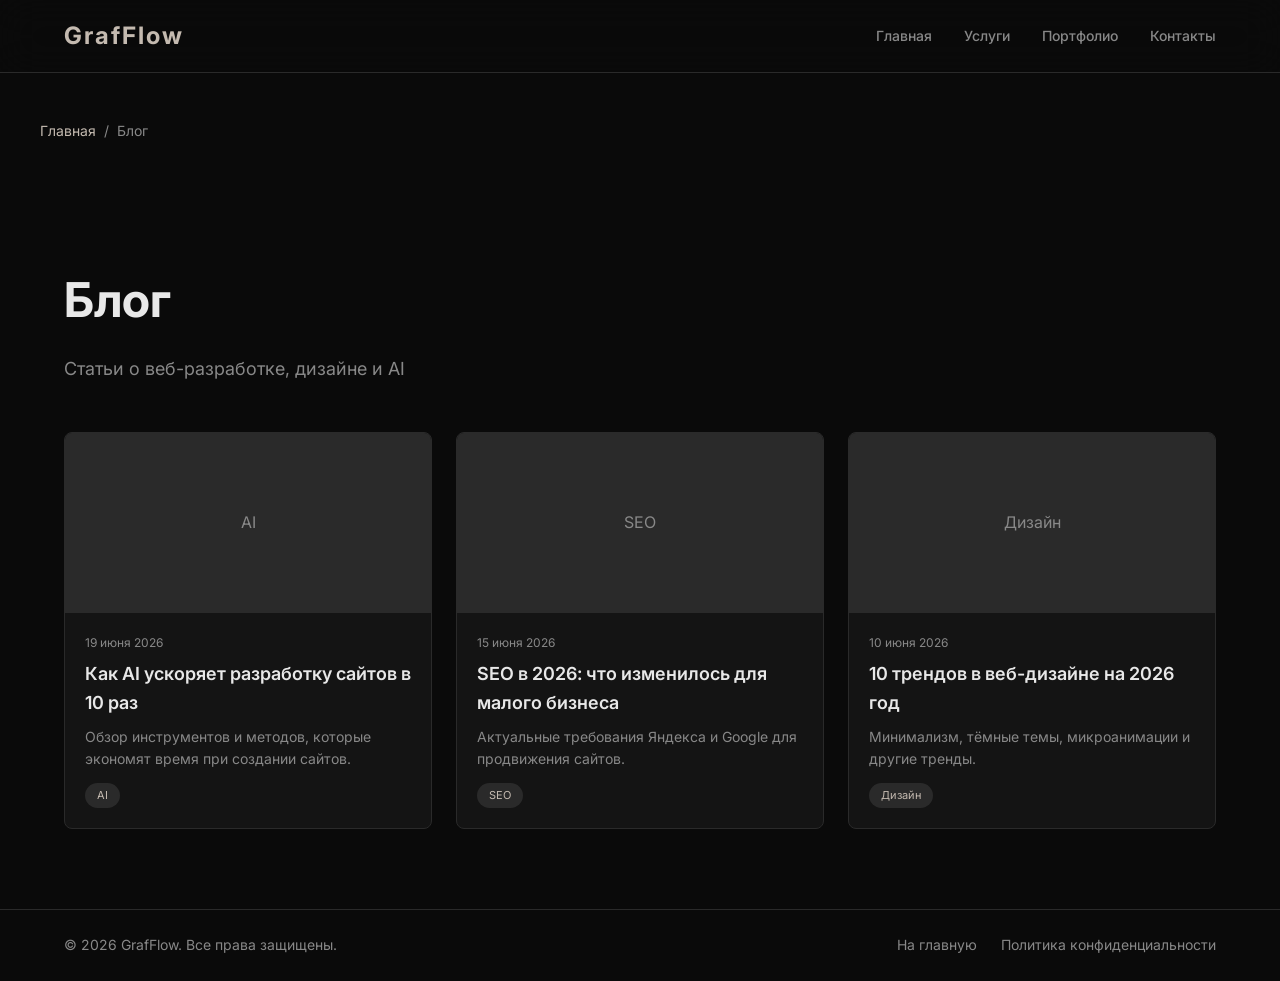
<file: blog.html>
﻿<!DOCTYPE html>
<html lang="ru">
<head>
    <meta charset="UTF-8">
    <meta name="viewport" content="width=device-width, initial-scale=1.0">
    <title>Блог | GrafFlow</title>
    <link href="https://fonts.googleapis.com/css2?family=Inter:wght@400;500;600;700&display=swap" rel="stylesheet">
    <link rel="stylesheet" href="css/style.css">
    <style>
        .blog { padding: 120px 0 80px; }
        .blog__grid { display: grid; grid-template-columns: repeat(3, 1fr); gap: 24px; margin-top: 48px; }
        .blog-card { background: var(--color-surface); border: 1px solid var(--color-border); border-radius: 8px; overflow: hidden; transition: all 0.3s; cursor: pointer; text-decoration: none; color: inherit; display: block; }
        .blog-card:hover { border-color: var(--color-accent); transform: translateY(-4px); }
        .blog-card__image { height: 180px; background: var(--color-border); display: flex; align-items: center; justify-content: center; color: var(--color-text-muted); }
        .blog-card__info { padding: 20px; }
        .blog-card__date { font-size: 12px; color: var(--color-text-muted); margin-bottom: 8px; }
        .blog-card__title { font-size: 18px; font-weight: 600; margin-bottom: 8px; }
        .blog-card__desc { font-size: 14px; color: var(--color-text-muted); line-height: 1.6; }
        .blog-card__tag { display: inline-block; padding: 4px 12px; font-size: 11px; background: var(--color-border); border-radius: 100px; color: var(--color-accent); margin-top: 12px; }
        .breadcrumb { padding: 120px 0 0; font-size: 14px; color: var(--color-text-muted); }
        .breadcrumb a { color: var(--color-accent); text-decoration: none; }
        .breadcrumb span { margin: 0 8px; }
        @media (max-width: 768px) { .blog__grid { grid-template-columns: 1fr; } }
    </style>
</head>
<body>
    <header class="header">
        <div class="container header__inner">
            <a href="index.html" class="logo">GrafFlow</a>
            <nav class="nav">
                <a href="index.html" class="nav__link">Главная</a>
                <a href="index.html#services" class="nav__link">Услуги</a>
                <a href="index.html#portfolio" class="nav__link">Портфолио</a>
                <a href="index.html#contacts" class="nav__link">Контакты</a>
            </nav>
        </div>
    </header>
    <nav class="breadcrumb container">
        <a href="index.html">Главная</a><span>/</span>Блог
    </nav>
    <main class="blog">
        <div class="container">
            <h1 class="section-title">Блог</h1>
            <p class="section-subtitle">Статьи о веб-разработке, дизайне и AI</p>
            <div class="blog__grid">
                <a href="#" class="blog-card">
                    <div class="blog-card__image">AI</div>
                    <div class="blog-card__info">
                        <div class="blog-card__date">19 июня 2026</div>
                        <h2 class="blog-card__title">Как AI ускоряет разработку сайтов в 10 раз</h2>
                        <p class="blog-card__desc">Обзор инструментов и методов, которые экономят время при создании сайтов.</p>
                        <span class="blog-card__tag">AI</span>
                    </div>
                </a>
                <a href="#" class="blog-card">
                    <div class="blog-card__image">SEO</div>
                    <div class="blog-card__info">
                        <div class="blog-card__date">15 июня 2026</div>
                        <h2 class="blog-card__title">SEO в 2026: что изменилось для малого бизнеса</h2>
                        <p class="blog-card__desc">Актуальные требования Яндекса и Google для продвижения сайтов.</p>
                        <span class="blog-card__tag">SEO</span>
                    </div>
                </a>
                <a href="#" class="blog-card">
                    <div class="blog-card__image">Дизайн</div>
                    <div class="blog-card__info">
                        <div class="blog-card__date">10 июня 2026</div>
                        <h2 class="blog-card__title">10 трендов в веб-дизайне на 2026 год</h2>
                        <p class="blog-card__desc">Минимализм, тёмные темы, микроанимации и другие тренды.</p>
                        <span class="blog-card__tag">Дизайн</span>
                    </div>
                </a>
            </div>
        </div>
    </main>
    <footer class="footer">
        <div class="container footer__inner">
            <span class="footer__copy">&copy; 2026 GrafFlow. Все права защищены.</span>
            <div class="footer__links">
                <a href="index.html">На главную</a>
                <a href="privacy.html">Политика конфиденциальности</a>
            </div>
        </div>
    </footer>
</body>
</html>
</file>
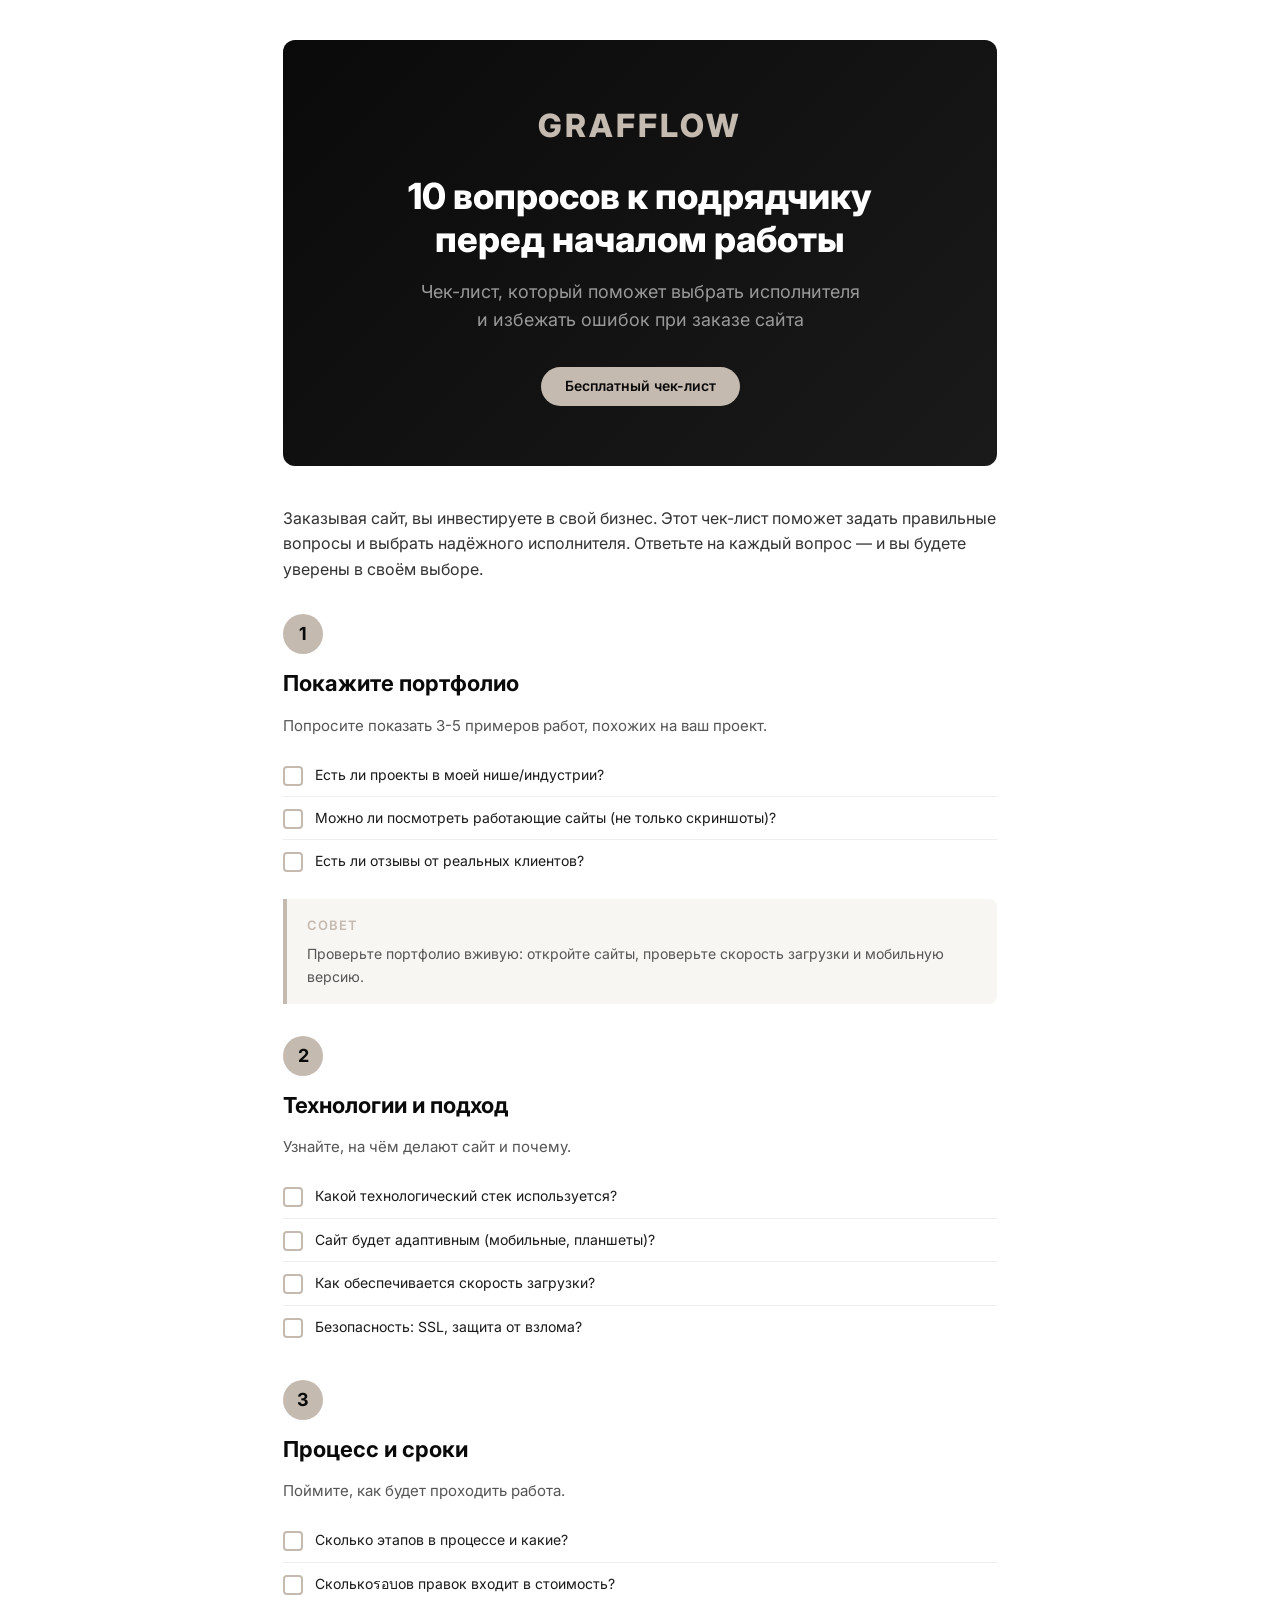
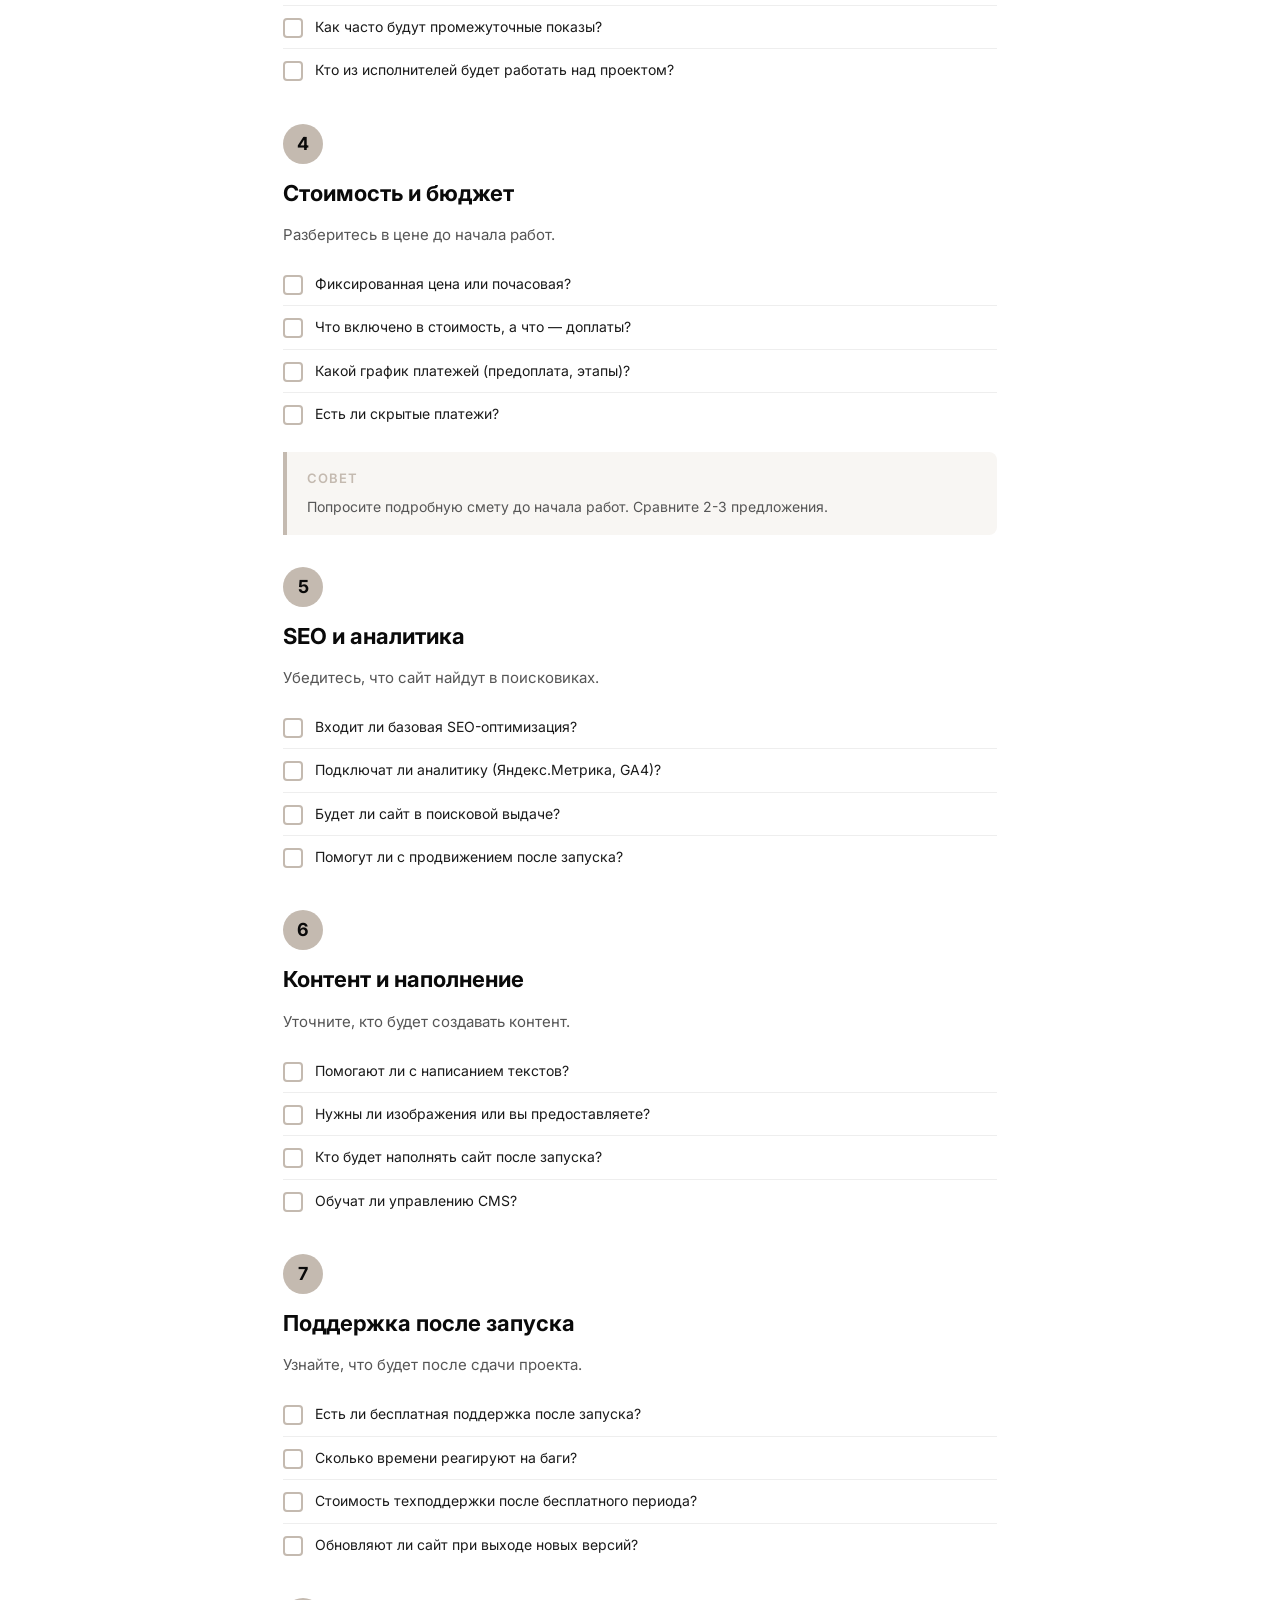
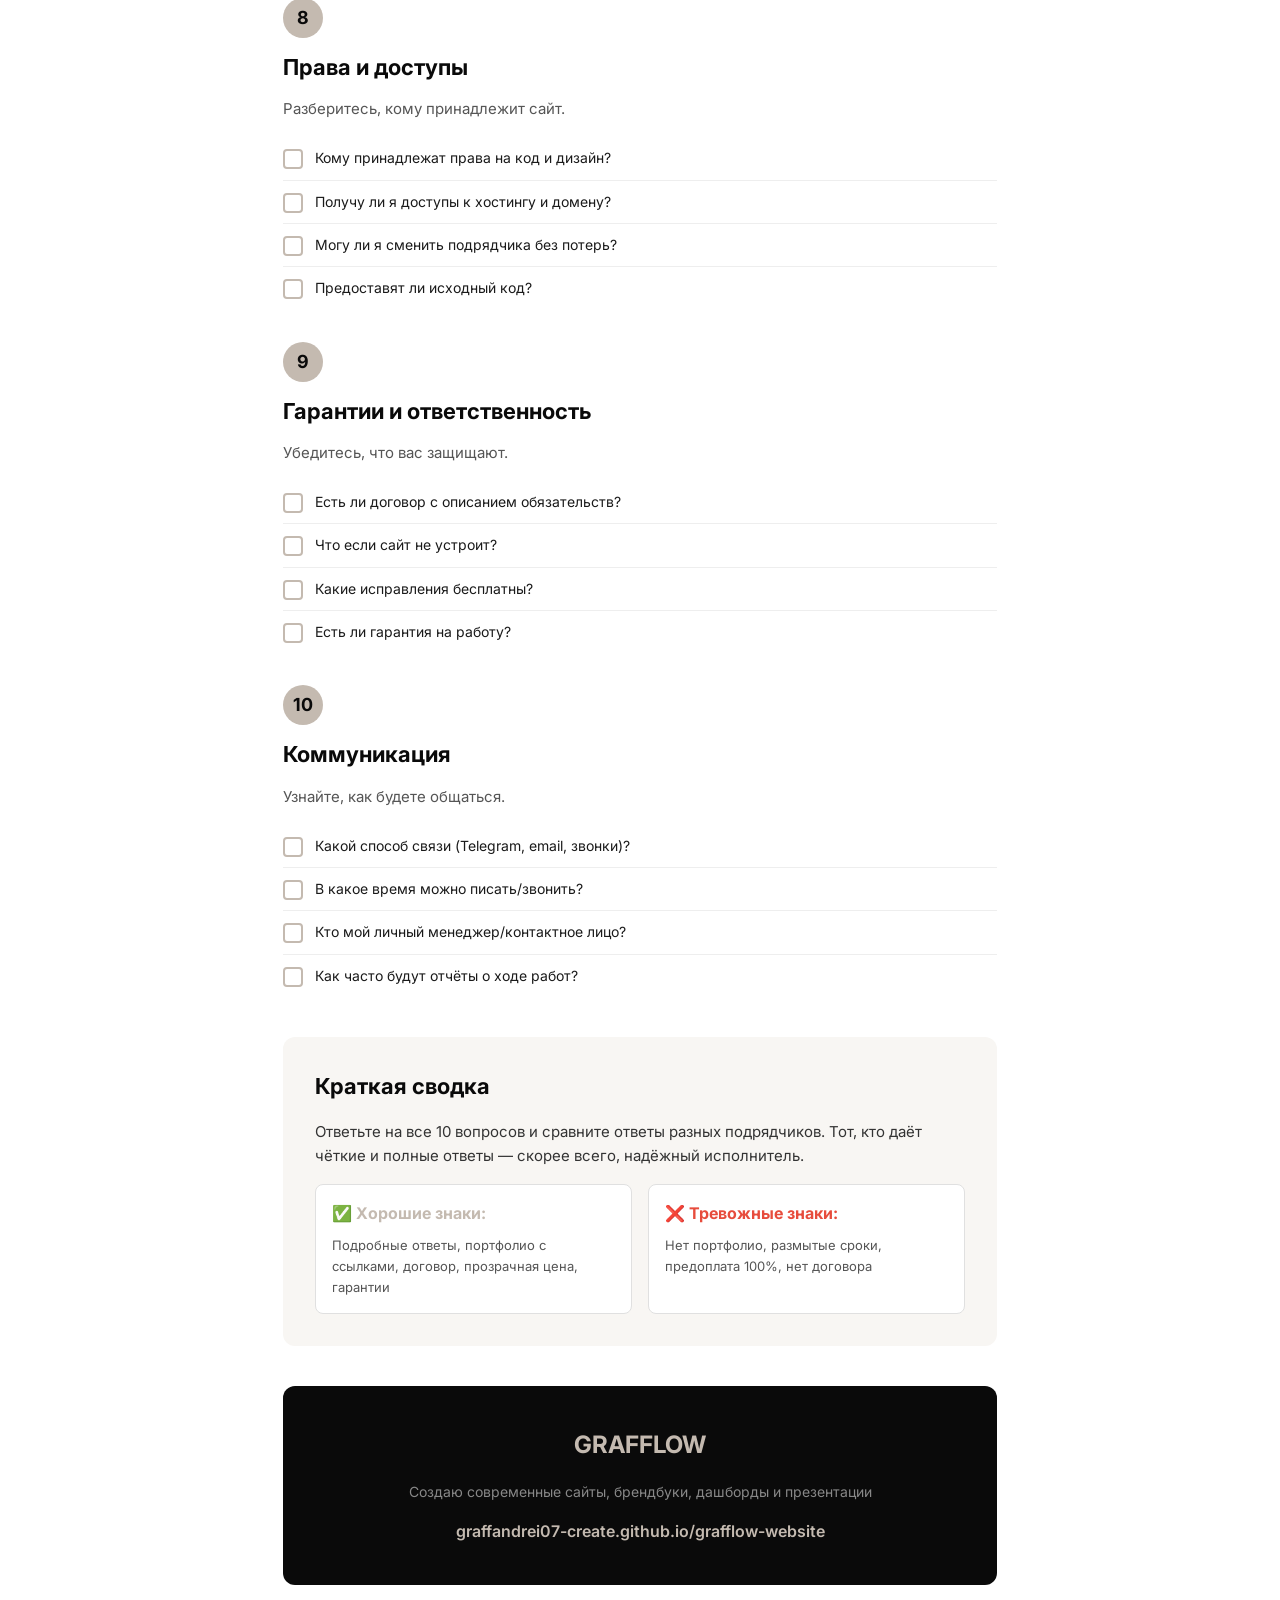
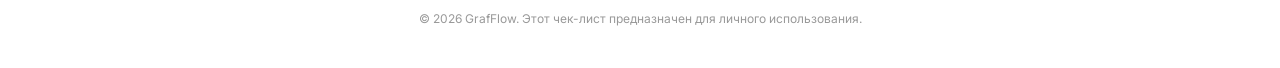
<file: checklist.html>
﻿<!DOCTYPE html>
<html lang="ru">
<head>
    <meta charset="UTF-8">
    <meta name="viewport" content="width=device-width, initial-scale=1.0">
    <title>Чек-лист | 10 вопросов к подрядчику | GrafFlow</title>
    <link href="https://fonts.googleapis.com/css2?family=Inter:wght@400;500;600;700;800&display=swap" rel="stylesheet">
    <style>
        @page { size: A4; margin: 20mm; }
        * { margin: 0; padding: 0; box-sizing: border-box; }
        body { font-family: 'Inter', sans-serif; color: #1a1a1a; line-height: 1.6; background: #fff; }
        .page { max-width: 210mm; margin: 0 auto; padding: 40px; }
        
        /* COVER */
        .cover { text-align: center; padding: 60px 40px; background: linear-gradient(135deg, #0a0a0a 0%, #1a1a1a 100%); color: #fff; border-radius: 12px; margin-bottom: 40px; }
        .cover__logo { font-size: 32px; font-weight: 800; color: #c4bab0; letter-spacing: 3px; margin-bottom: 24px; }
        .cover__title { font-size: 36px; font-weight: 800; margin-bottom: 16px; line-height: 1.2; }
        .cover__subtitle { font-size: 18px; color: #999; margin-bottom: 32px; }
        .cover__badge { display: inline-block; background: #c4bab0; color: #0a0a0a; padding: 8px 24px; border-radius: 100px; font-size: 14px; font-weight: 600; }
        
        /* SECTIONS */
        .section { margin-bottom: 32px; page-break-inside: avoid; }
        .section__number { display: inline-block; width: 40px; height: 40px; background: #c4bab0; color: #0a0a0a; border-radius: 50%; text-align: center; line-height: 40px; font-weight: 700; font-size: 18px; margin-bottom: 12px; }
        .section__title { font-size: 22px; font-weight: 700; margin-bottom: 12px; color: #0a0a0a; }
        .section__desc { font-size: 15px; color: #555; margin-bottom: 16px; }
        .checklist { list-style: none; }
        .checklist li { display: flex; align-items: flex-start; gap: 12px; padding: 10px 0; border-bottom: 1px solid #eee; font-size: 14px; }
        .checklist li:last-child { border-bottom: none; }
        .check { width: 20px; height: 20px; border: 2px solid #c4bab0; border-radius: 4px; flex-shrink: 0; margin-top: 2px; }
        
        /* TIPS */
        .tip { background: #f8f6f3; border-left: 4px solid #c4bab0; padding: 16px 20px; border-radius: 0 8px 8px 0; margin-top: 16px; }
        .tip__title { font-size: 13px; font-weight: 600; color: #c4bab0; text-transform: uppercase; letter-spacing: 1px; margin-bottom: 8px; }
        .tip__text { font-size: 14px; color: #555; }
        
        /* FOOTER */
        .footer { text-align: center; padding: 40px; background: #0a0a0a; color: #fff; border-radius: 12px; margin-top: 40px; }
        .footer__logo { font-size: 24px; font-weight: 700; color: #c4bab0; margin-bottom: 16px; }
        .footer__text { font-size: 14px; color: #888; margin-bottom: 16px; }
        .footer__link { color: #c4bab0; text-decoration: none; font-weight: 600; }
        
        /* NOTE */
        .note { text-align: center; font-size: 12px; color: #999; margin-top: 24px; }
        
        @media print {
            .page { padding: 0; }
            .cover, .footer { break-inside: avoid; }
        }
    </style>
</head>
<body>
    <div class="page">
        <!-- COVER -->
        <div class="cover">
            <div class="cover__logo">GRAFFLOW</div>
            <h1 class="cover__title">10 вопросов к подрядчику<br>перед началом работы</h1>
            <p class="cover__subtitle">Чек-лист, который поможет выбрать исполнителя<br>и избежать ошибок при заказе сайта</p>
            <span class="cover__badge">Бесплатный чек-лист</span>
        </div>

        <!-- INTRO -->
        <div class="section">
            <p style="font-size: 16px; color: #333; margin-bottom: 24px;">Заказывая сайт, вы инвестируете в свой бизнес. Этот чек-лист поможет задать правильные вопросы и выбрать надёжного исполнителя. Ответьте на каждый вопрос — и вы будете уверены в своём выборе.</p>
        </div>

        <!-- 1 -->
        <div class="section">
            <span class="section__number">1</span>
            <h2 class="section__title">Покажите портфолио</h2>
            <p class="section__desc">Попросите показать 3-5 примеров работ, похожих на ваш проект.</p>
            <ul class="checklist">
                <li><span class="check"></span>Есть ли проекты в моей нише/индустрии?</li>
                <li><span class="check"></span>Можно ли посмотреть работающие сайты (не только скриншоты)?</li>
                <li><span class="check"></span>Есть ли отзывы от реальных клиентов?</li>
            </ul>
            <div class="tip">
                <div class="tip__title">Совет</div>
                <div class="tip__text">Проверьте портфолио вживую: откройте сайты, проверьте скорость загрузки и мобильную версию.</div>
            </div>
        </div>

        <!-- 2 -->
        <div class="section">
            <span class="section__number">2</span>
            <h2 class="section__title">Технологии и подход</h2>
            <p class="section__desc">Узнайте, на чём делают сайт и почему.</p>
            <ul class="checklist">
                <li><span class="check"></span>Какой технологический стек используется?</li>
                <li><span class="check"></span>Сайт будет адаптивным (мобильные, планшеты)?</li>
                <li><span class="check"></span>Как обеспечивается скорость загрузки?</li>
                <li><span class="check"></span>Безопасность: SSL, защита от взлома?</li>
            </ul>
        </div>

        <!-- 3 -->
        <div class="section">
            <span class="section__number">3</span>
            <h2 class="section__title">Процесс и сроки</h2>
            <p class="section__desc">Поймите, как будет проходить работа.</p>
            <ul class="checklist">
                <li><span class="check"></span>Сколько этапов в процессе и какие?</li>
                <li><span class="check"></span>Сколькоรอบов правок входит в стоимость?</li>
                <li><span class="check"></span>Как часто будут промежуточные показы?</li>
                <li><span class="check"></span>Кто из исполнителей будет работать над проектом?</li>
            </ul>
        </div>

        <!-- 4 -->
        <div class="section">
            <span class="section__number">4</span>
            <h2 class="section__title">Стоимость и бюджет</h2>
            <p class="section__desc">Разберитесь в цене до начала работ.</p>
            <ul class="checklist">
                <li><span class="check"></span>Фиксированная цена или почасовая?</li>
                <li><span class="check"></span>Что включено в стоимость, а что — доплаты?</li>
                <li><span class="check"></span>Какой график платежей (предоплата, этапы)?</li>
                <li><span class="check"></span>Есть ли скрытые платежи?</li>
            </ul>
            <div class="tip">
                <div class="tip__title">Совет</div>
                <div class="tip__text">Попросите подробную смету до начала работ. Сравните 2-3 предложения.</div>
            </div>
        </div>

        <!-- 5 -->
        <div class="section">
            <span class="section__number">5</span>
            <h2 class="section__title">SEO и аналитика</h2>
            <p class="section__desc">Убедитесь, что сайт найдут в поисковиках.</p>
            <ul class="checklist">
                <li><span class="check"></span>Входит ли базовая SEO-оптимизация?</li>
                <li><span class="check"></span>Подключат ли аналитику (Яндекс.Метрика, GA4)?</li>
                <li><span class="check"></span>Будет ли сайт в поисковой выдаче?</li>
                <li><span class="check"></span>Помогут ли с продвижением после запуска?</li>
            </ul>
        </div>

        <!-- 6 -->
        <div class="section">
            <span class="section__number">6</span>
            <h2 class="section__title">Контент и наполнение</h2>
            <p class="section__desc">Уточните, кто будет создавать контент.</p>
            <ul class="checklist">
                <li><span class="check"></span>Помогают ли с написанием текстов?</li>
                <li><span class="check"></span>Нужны ли изображения или вы предоставляете?</li>
                <li><span class="check"></span>Кто будет наполнять сайт после запуска?</li>
                <li><span class="check"></span>Обучат ли управлению CMS?</li>
            </ul>
        </div>

        <!-- 7 -->
        <div class="section">
            <span class="section__number">7</span>
            <h2 class="section__title">Поддержка после запуска</h2>
            <p class="section__desc">Узнайте, что будет после сдачи проекта.</p>
            <ul class="checklist">
                <li><span class="check"></span>Есть ли бесплатная поддержка после запуска?</li>
                <li><span class="check"></span>Сколько времени реагируют на баги?</li>
                <li><span class="check"></span>Стоимость техподдержки после бесплатного периода?</li>
                <li><span class="check"></span>Обновляют ли сайт при выходе новых версий?</li>
            </ul>
        </div>

        <!-- 8 -->
        <div class="section">
            <span class="section__number">8</span>
            <h2 class="section__title">Права и доступы</h2>
            <p class="section__desc">Разберитесь, кому принадлежит сайт.</p>
            <ul class="checklist">
                <li><span class="check"></span>Кому принадлежат права на код и дизайн?</li>
                <li><span class="check"></span>Получу ли я доступы к хостингу и домену?</li>
                <li><span class="check"></span>Могу ли я сменить подрядчика без потерь?</li>
                <li><span class="check"></span>Предоставят ли исходный код?</li>
            </ul>
        </div>

        <!-- 9 -->
        <div class="section">
            <span class="section__number">9</span>
            <h2 class="section__title">Гарантии и ответственность</h2>
            <p class="section__desc">Убедитесь, что вас защищают.</p>
            <ul class="checklist">
                <li><span class="check"></span>Есть ли договор с описанием обязательств?</li>
                <li><span class="check"></span>Что если сайт не устроит?</li>
                <li><span class="check"></span>Какие исправления бесплатны?</li>
                <li><span class="check"></span>Есть ли гарантия на работу?</li>
            </ul>
        </div>

        <!-- 10 -->
        <div class="section">
            <span class="section__number">10</span>
            <h2 class="section__title">Коммуникация</h2>
            <p class="section__desc">Узнайте, как будете общаться.</p>
            <ul class="checklist">
                <li><span class="check"></span>Какой способ связи (Telegram, email, звонки)?</li>
                <li><span class="check"></span>В какое время можно писать/звонить?</li>
                <li><span class="check"></span>Кто мой личный менеджер/контактное лицо?</li>
                <li><span class="check"></span>Как часто будут отчёты о ходе работ?</li>
            </ul>
        </div>

        <!-- SUMMARY -->
        <div class="section" style="background: #f8f6f3; padding: 32px; border-radius: 12px; margin-top: 40px;">
            <h2 class="section__title" style="margin-bottom: 16px;">Краткая сводка</h2>
            <p style="font-size: 15px; color: #333; margin-bottom: 16px;">Ответьте на все 10 вопросов и сравните ответы разных подрядчиков. Тот, кто даёт чёткие и полные ответы — скорее всего, надёжный исполнитель.</p>
            <div style="display: grid; grid-template-columns: 1fr 1fr; gap: 16px;">
                <div style="padding: 16px; background: #fff; border-radius: 8px; border: 1px solid #e0e0e0;">
                    <strong style="color: #c4bab0;">✅ Хорошие знаки:</strong>
                    <p style="font-size: 13px; color: #555; margin-top: 8px;">Подробные ответы, портфолио с ссылками, договор, прозрачная цена, гарантии</p>
                </div>
                <div style="padding: 16px; background: #fff; border-radius: 8px; border: 1px solid #e0e0e0;">
                    <strong style="color: #e74c3c;">❌ Тревожные знаки:</strong>
                    <p style="font-size: 13px; color: #555; margin-top: 8px;">Нет портфолио, размытые сроки, предоплата 100%, нет договора</p>
                </div>
            </div>
        </div>

        <!-- FOOTER -->
        <div class="footer">
            <div class="footer__logo">GRAFFLOW</div>
            <p class="footer__text">Создаю современные сайты, брендбуки, дашборды и презентации</p>
            <a href="https://graffandrei07-create.github.io/grafflow-website/" class="footer__link">graffandrei07-create.github.io/grafflow-website</a>
        </div>

        <p class="note">© 2026 GrafFlow. Этот чек-лист предназначен для личного использования.</p>
    </div>
</body>
</html>
</file>
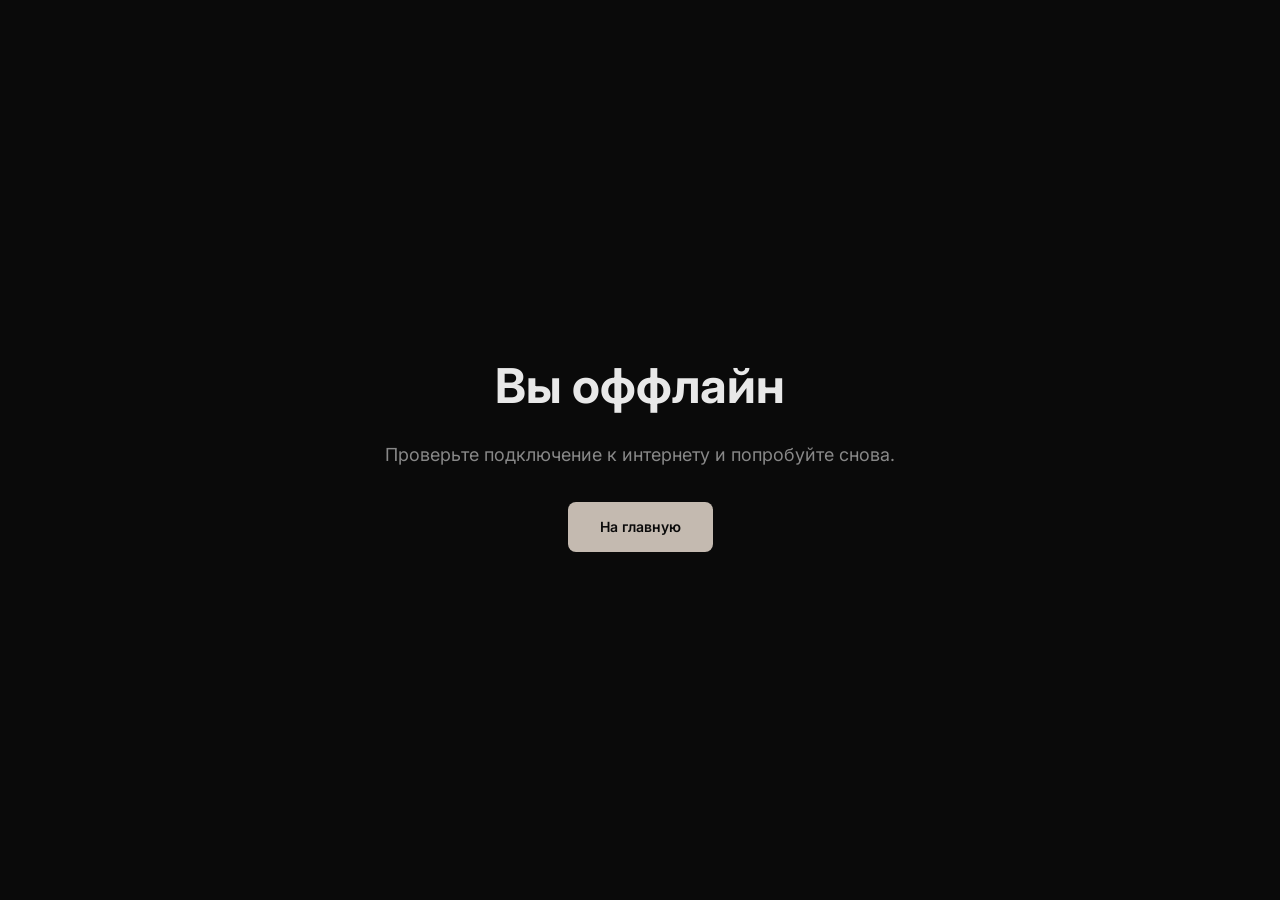
<file: offline.html>
﻿<!DOCTYPE html>
<html lang="ru">
<head>
    <meta charset="UTF-8">
    <meta name="viewport" content="width=device-width, initial-scale=1.0">
    <title>Offline | GrafFlow</title>
    <link href="https://fonts.googleapis.com/css2?family=Inter:wght@400;500;600;700&display=swap" rel="stylesheet">
    <link rel="stylesheet" href="css/style.css">
    <style>
        .offline { min-height: 100vh; display: flex; align-items: center; justify-content: center; text-align: center; }
        .offline h1 { font-size: 48px; margin-bottom: 16px; }
        .offline p { font-size: 18px; color: var(--color-text-muted); margin-bottom: 32px; }
    </style>
</head>
<body>
    <div class="offline">
        <div>
            <h1>Вы оффлайн</h1>
            <p>Проверьте подключение к интернету и попробуйте снова.</p>
            <a href="/" class="btn btn--primary">На главную</a>
        </div>
    </div>
</body>
</html>
</file>
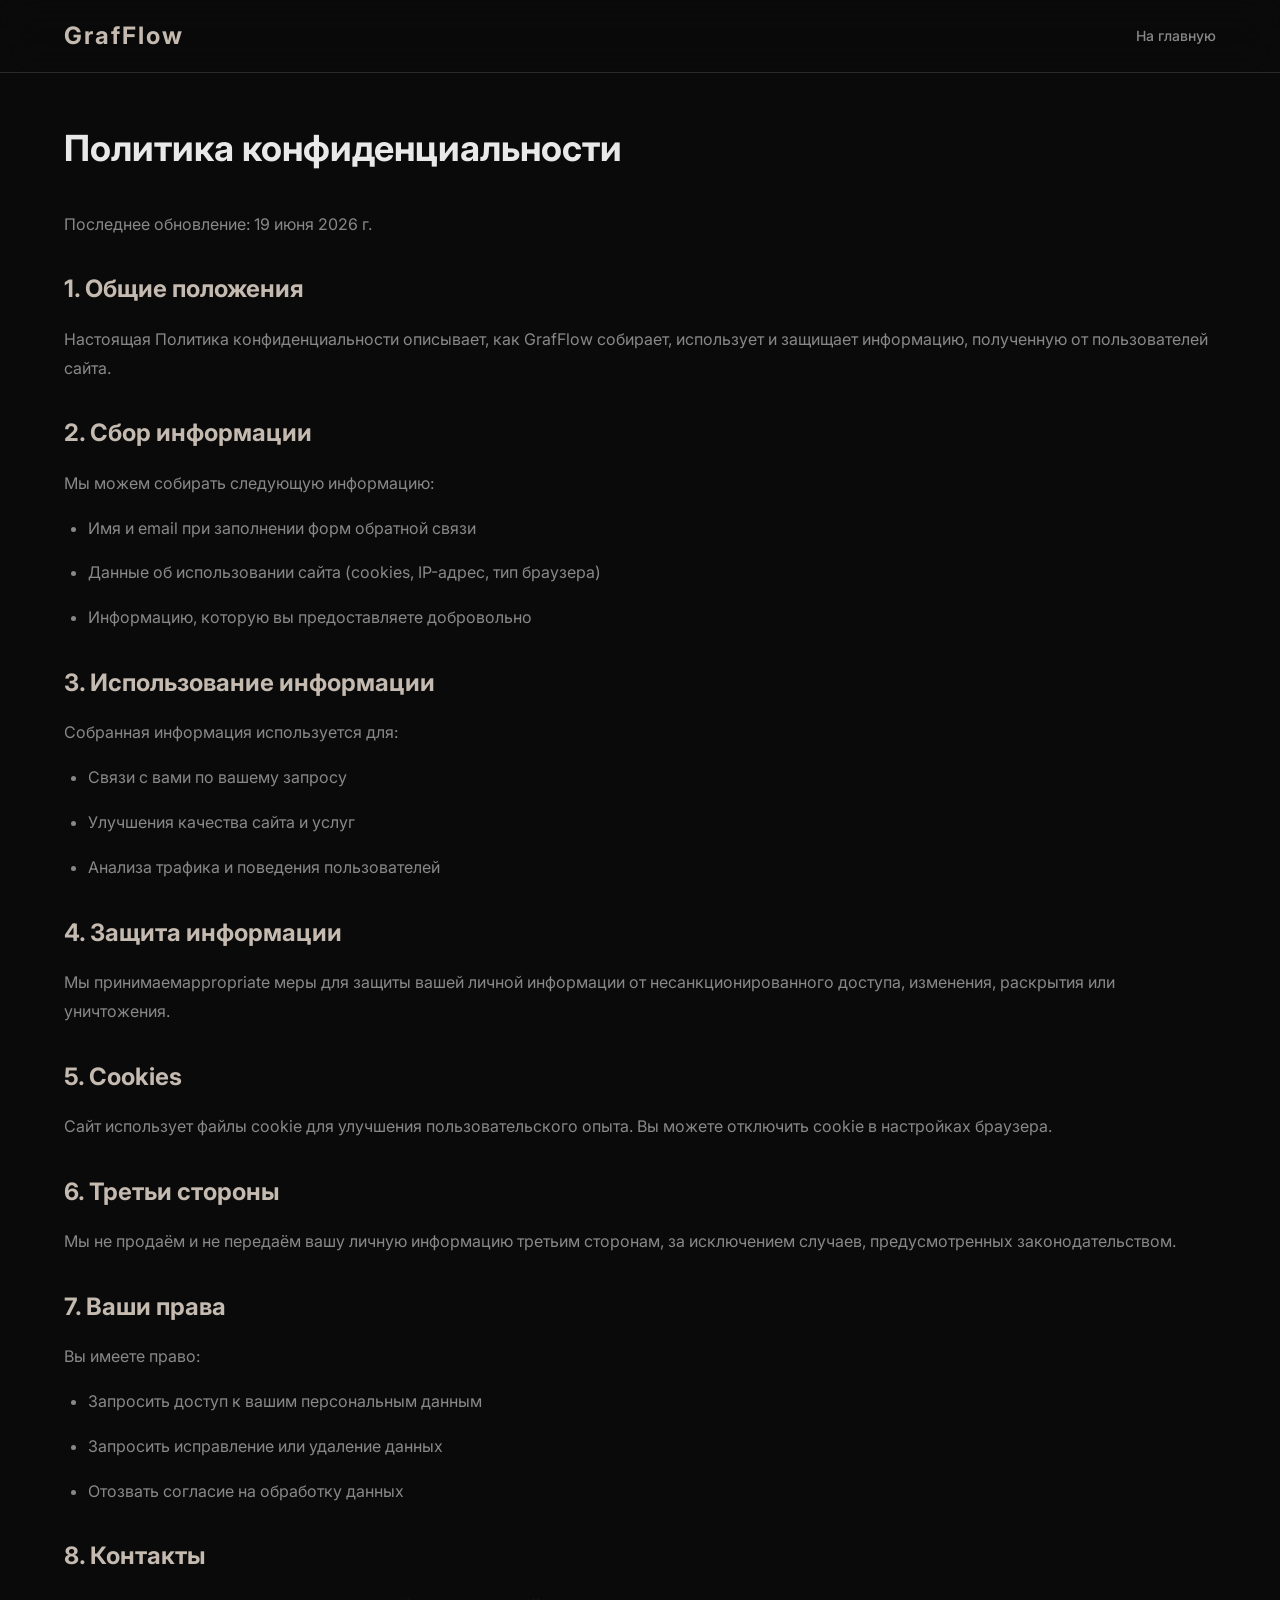
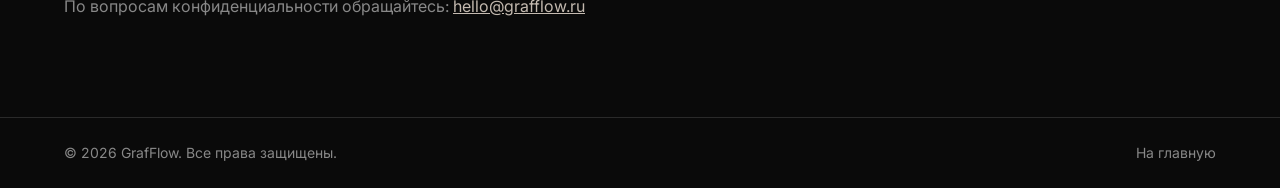
<file: privacy.html>
﻿<!DOCTYPE html>
<html lang="ru">
<head>
    <meta charset="UTF-8">
    <meta name="viewport" content="width=device-width, initial-scale=1.0">
    <meta name="robots" content="noindex, nofollow">
    <title>Политика конфиденциальности | GrafFlow</title>
    <link rel="preconnect" href="https://fonts.googleapis.com">
    <link rel="preconnect" href="https://fonts.gstatic.com" crossorigin>
    <link href="https://fonts.googleapis.com/css2?family=Inter:wght@400;500;600;700&display=swap" rel="stylesheet">
    <link rel="stylesheet" href="css/style.css">
    <style>
        .privacy { padding: 120px 0 80px; }
        .privacy h1 { font-size: 36px; margin-bottom: 32px; }
        .privacy h2 { font-size: 24px; margin: 32px 0 16px; color: var(--color-accent); }
        .privacy p, .privacy li { font-size: 16px; color: var(--color-text-muted); line-height: 1.8; margin-bottom: 16px; }
        .privacy ul { padding-left: 24px; }
        .privacy a { color: var(--color-accent); }
    </style>
</head>
<body>
    <header class="header">
        <div class="container header__inner">
            <a href="index.html" class="logo">GrafFlow</a>
            <nav class="nav">
                <a href="index.html" class="nav__link">На главную</a>
            </nav>
        </div>
    </header>
    <main class="privacy">
        <div class="container">
            <h1>Политика конфиденциальности</h1>
            <p>Последнее обновление: 19 июня 2026 г.</p>
            
            <h2>1. Общие положения</h2>
            <p>Настоящая Политика конфиденциальности описывает, как GrafFlow собирает, использует и защищает информацию, полученную от пользователей сайта.</p>
            
            <h2>2. Сбор информации</h2>
            <p>Мы можем собирать следующую информацию:</p>
            <ul>
                <li>Имя и email при заполнении форм обратной связи</li>
                <li>Данные об использовании сайта (cookies, IP-адрес, тип браузера)</li>
                <li>Информацию, которую вы предоставляете добровольно</li>
            </ul>
            
            <h2>3. Использование информации</h2>
            <p>Собранная информация используется для:</p>
            <ul>
                <li>Связи с вами по вашему запросу</li>
                <li>Улучшения качества сайта и услуг</li>
                <li>Анализа трафика и поведения пользователей</li>
            </ul>
            
            <h2>4. Защита информации</h2>
            <p>Мы принимаемappropriate меры для защиты вашей личной информации от несанкционированного доступа, изменения, раскрытия или уничтожения.</p>
            
            <h2>5. Cookies</h2>
            <p>Сайт использует файлы cookie для улучшения пользовательского опыта. Вы можете отключить cookie в настройках браузера.</p>
            
            <h2>6. Третьи стороны</h2>
            <p>Мы не продаём и не передаём вашу личную информацию третьим сторонам, за исключением случаев, предусмотренных законодательством.</p>
            
            <h2>7. Ваши права</h2>
            <p>Вы имеете право:</p>
            <ul>
                <li>Запросить доступ к вашим персональным данным</li>
                <li>Запросить исправление или удаление данных</li>
                <li>Отозвать согласие на обработку данных</li>
            </ul>
            
            <h2>8. Контакты</h2>
            <p>По вопросам конфиденциальности обращайтесь: <a href="mailto:hello@grafflow.ru">hello@grafflow.ru</a></p>
        </div>
    </main>
    <footer class="footer">
        <div class="container footer__inner">
            <span class="footer__copy">&copy; 2026 GrafFlow. Все права защищены.</span>
            <div class="footer__links">
                <a href="index.html">На главную</a>
            </div>
        </div>
    </footer>
</body>
</html>
</file>
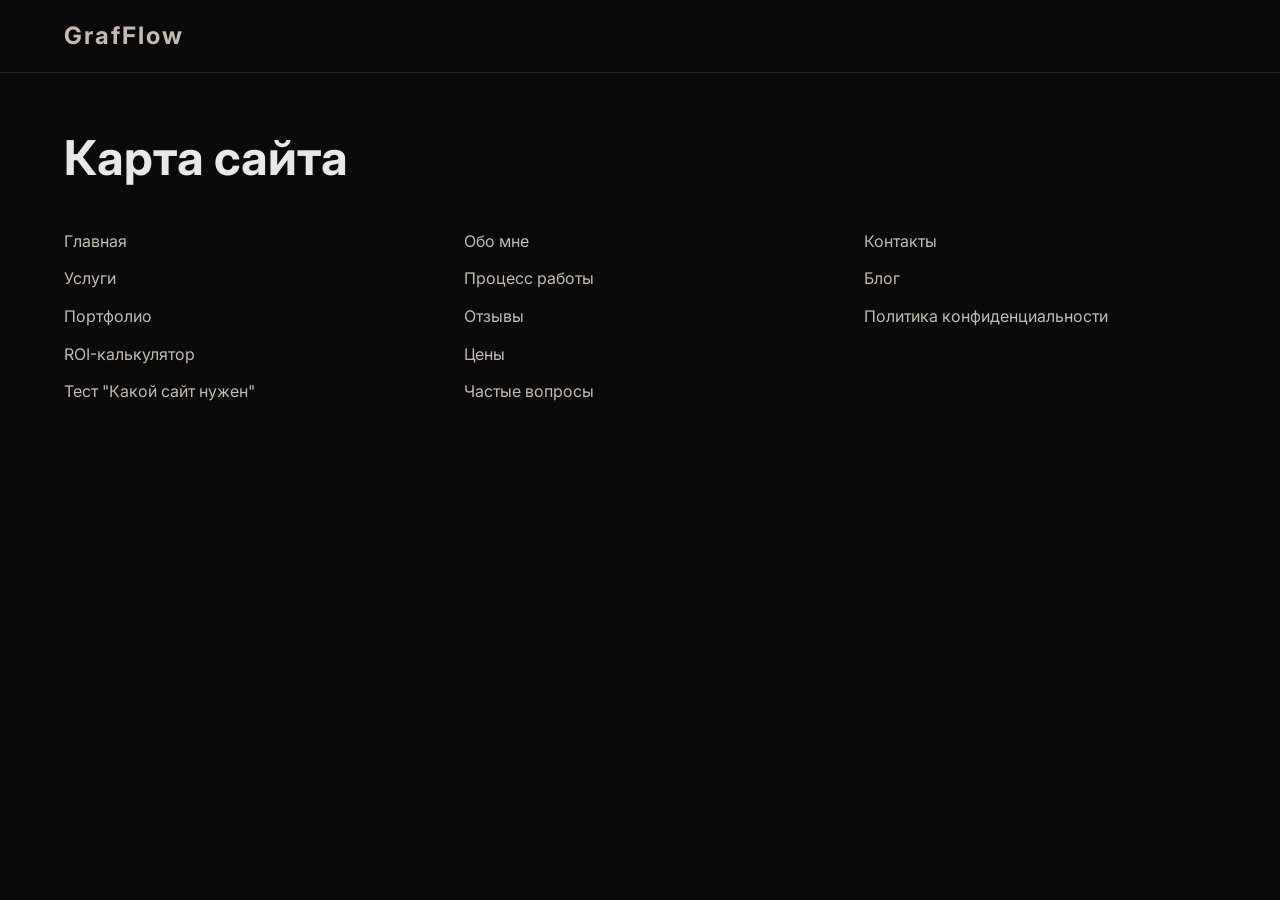
<file: sitemap.html>
﻿<!DOCTYPE html>
<html lang="ru">
<head>
    <meta charset="UTF-8">
    <meta name="viewport" content="width=device-width, initial-scale=1.0">
    <meta name="robots" content="noindex, nofollow">
    <title>Карта сайта | GrafFlow</title>
    <link href="https://fonts.googleapis.com/css2?family=Inter:wght@400;500;600;700&display=swap" rel="stylesheet">
    <link rel="stylesheet" href="css/style.css">
    <style>
        .sitemap { padding: 120px 0 80px; }
        .sitemap h1 { margin-bottom: 32px; }
        .sitemap__list { columns: 3; column-gap: 48px; }
        .sitemap__item { margin-bottom: 12px; break-inside: avoid; }
        .sitemap__item a { color: var(--color-accent); text-decoration: none; font-size: 16px; }
        .sitemap__item a:hover { text-decoration: underline; }
        @media (max-width: 768px) { .sitemap__list { columns: 1; } }
    </style>
</head>
<body>
    <header class="header">
        <div class="container header__inner">
            <a href="index.html" class="logo">GrafFlow</a>
        </div>
    </header>
    <main class="sitemap">
        <div class="container">
            <h1 class="section-title">Карта сайта</h1>
            <div class="sitemap__list">
                <div class="sitemap__item"><a href="index.html">Главная</a></div>
                <div class="sitemap__item"><a href="index.html#services">Услуги</a></div>
                <div class="sitemap__item"><a href="index.html#portfolio">Портфолио</a></div>
                <div class="sitemap__item"><a href="index.html#calculator">ROI-калькулятор</a></div>
                <div class="sitemap__item"><a href="index.html#quiz">Тест "Какой сайт нужен"</a></div>
                <div class="sitemap__item"><a href="index.html#about">Обо мне</a></div>
                <div class="sitemap__item"><a href="index.html#timeline">Процесс работы</a></div>
                <div class="sitemap__item"><a href="index.html#testimonials">Отзывы</a></div>
                <div class="sitemap__item"><a href="index.html#pricing">Цены</a></div>
                <div class="sitemap__item"><a href="index.html#faq">Частые вопросы</a></div>
                <div class="sitemap__item"><a href="index.html#contacts">Контакты</a></div>
                <div class="sitemap__item"><a href="blog.html">Блог</a></div>
                <div class="sitemap__item"><a href="privacy.html">Политика конфиденциальности</a></div>
            </div>
        </div>
    </main>
</body>
</html>
</file>
<file: css/style.css>
:root {
    --color-bg: #0a0a0a;
    --color-surface: #141414;
    --color-border: #2a2a2a;
    --color-text: #e8e8e8;
    --color-text-muted: #888888;
    --color-accent: #c4bab0;
    --color-accent-hover: #d4cac0;
    --color-white: #ffffff;
    --font-main: 'Inter', -apple-system, BlinkMacSystemFont, sans-serif;
    --container-max: 1200px;
    --section-padding: 120px;
    --radius: 8px;
}

*, *::before, *::after { margin: 0; padding: 0; box-sizing: border-box; }

html { scroll-behavior: smooth; scroll-padding-top: 80px; }

body {
    font-family: var(--font-main);
    background: var(--color-bg);
    color: var(--color-text);
    line-height: 1.6;
    -webkit-font-smoothing: antialiased;
}

/* SMOOTH SECTION TRANSITIONS */
section {
    opacity: 1;
    transform: translateY(0);
    transition: opacity 0.6s ease, transform 0.6s ease;
}

/* SMOOTH NAV LINK TRANSITIONS */
.nav__link, .mobile-menu__link {
    position: relative;
}

.nav__link::after, .mobile-menu__link::after {
    content: '';
    position: absolute;
    bottom: -4px;
    left: 0;
    width: 0;
    height: 2px;
    background: var(--color-accent);
    transition: width 0.3s ease;
}

.nav__link:hover::after, .mobile-menu__link:hover::after {
    width: 100%;
}

/* SECTION REVEAL ON SCROLL */
.section-hidden {
    opacity: 0;
    transform: translateY(40px);
    transition: opacity 0.8s ease, transform 0.8s ease;
}

.section-visible {
    opacity: 1;
    transform: translateY(0);
}

.container { max-width: var(--container-max); margin: 0 auto; padding: 0 24px; }

/* HEADER */
.header {
    position: fixed;
    top: 0;
    left: 0;
    right: 0;
    z-index: 100;
    background: rgba(10, 10, 10, 0.9);
    backdrop-filter: blur(20px);
    border-bottom: 1px solid var(--color-border);
}

.header__inner {
    display: flex;
    align-items: center;
    justify-content: space-between;
    height: 72px;
}

.logo {
    font-size: 24px;
    font-weight: 700;
    color: var(--color-accent);
    text-decoration: none;
    letter-spacing: 2px;
}

.nav { display: flex; gap: 32px; }

.nav__link {
    color: var(--color-text-muted);
    text-decoration: none;
    font-size: 14px;
    font-weight: 500;
    transition: color 0.3s;
}

.nav__link:hover { color: var(--color-accent); }

.burger {
    display: none;
    flex-direction: column;
    gap: 5px;
    background: none;
    border: none;
    cursor: pointer;
    padding: 8px;
}

.burger span {
    width: 24px;
    height: 2px;
    background: var(--color-text);
    transition: 0.3s;
}

/* MOBILE MENU */
.mobile-menu {
    position: fixed;
    top: 72px;
    left: 0;
    right: 0;
    bottom: 0;
    background: rgba(10, 10, 10, 0.98);
    z-index: 99;
    display: none;
    align-items: center;
    justify-content: center;
}

.mobile-menu.active { display: flex; }

.mobile-menu__nav { display: flex; flex-direction: column; gap: 24px; text-align: center; }

.mobile-menu__link {
    color: var(--color-text);
    text-decoration: none;
    font-size: 24px;
    font-weight: 500;
    transition: color 0.3s;
}

.mobile-menu__link:hover { color: var(--color-accent); }

/* HERO */
.hero {
    min-height: 100vh;
    display: flex;
    align-items: center;
    padding-top: 72px;
    background: url('../images/hero-bg.jpeg') center/cover no-repeat;
    position: relative;
}

.hero::before {
    content: '';
    position: absolute;
    top: 0;
    left: 0;
    right: 0;
    bottom: 0;
    background: rgba(10, 10, 10, 0.7);
    z-index: 1;
}

.hero .container {
    position: relative;
    z-index: 2;
}

.hero__title {
    font-size: clamp(48px, 8vw, 96px);
    font-weight: 700;
    line-height: 1.1;
    margin-bottom: 24px;
}

.hero__title-line { display: block; }
.hero__title-line--accent { color: var(--color-accent); }

.hero__subtitle {
    font-size: 18px;
    color: var(--color-text-muted);
    margin-bottom: 40px;
    letter-spacing: 1px;
}

.hero__cta { display: flex; gap: 16px; flex-wrap: wrap; }

/* BUTTONS */
.btn {
    display: inline-flex;
    align-items: center;
    justify-content: center;
    padding: 14px 32px;
    font-size: 14px;
    font-weight: 600;
    text-decoration: none;
    border-radius: var(--radius);
    border: none;
    cursor: pointer;
    transition: all 0.3s;
    font-family: var(--font-main);
}

.btn--primary {
    background: var(--color-accent);
    color: var(--color-bg);
}

.btn--primary:hover {
    background: var(--color-accent-hover);
    transform: translateY(-2px);
}

.btn--secondary {
    background: transparent;
    color: var(--color-text);
    border: 1px solid var(--color-border);
}

.btn--secondary:hover {
    border-color: var(--color-accent);
    color: var(--color-accent);
}

.btn--full { width: 100%; }

/* SECTION TITLE */
.section-title {
    font-size: 48px;
    font-weight: 700;
    margin-bottom: 16px;
}

.section-subtitle {
    font-size: 18px;
    color: var(--color-text-muted);
    margin-bottom: 48px;
}

section { padding: var(--section-padding) 0; }

/* SERVICES */
.services__grid {
    display: grid;
    grid-template-columns: repeat(4, 1fr);
    gap: 24px;
}

.service-card {
    background: var(--color-surface);
    border: 1px solid var(--color-border);
    border-radius: var(--radius);
    padding: 32px;
    transition: all 0.3s;
    cursor: pointer;
    text-decoration: none;
    display: block;
    color: inherit;
}

.service-card:hover {
    border-color: var(--color-accent);
    transform: translateY(-4px);
}

.service-card__icon {
    color: var(--color-accent);
    margin-bottom: 20px;
}

.service-card__title {
    font-size: 20px;
    font-weight: 600;
    margin-bottom: 12px;
}

.service-card__desc {
    font-size: 14px;
    color: var(--color-text-muted);
    line-height: 1.6;
}

/* PORTFOLIO */
.portfolio__categories {
    display: grid;
    grid-template-columns: repeat(5, 1fr);
    gap: 16px;
    margin-bottom: 40px;
}

.category-tile {
    display: flex;
    flex-direction: column;
    align-items: center;
    gap: 8px;
    padding: 24px 16px;
    background: var(--color-surface);
    border: 1px solid var(--color-border);
    border-radius: var(--radius);
    cursor: pointer;
    transition: all 0.3s;
    font-family: var(--font-main);
    text-align: center;
}

.category-tile:hover {
    border-color: var(--color-accent);
    transform: translateY(-2px);
}

.category-tile.active {
    border-color: var(--color-accent);
    background: rgba(196, 186, 176, 0.1);
}

.category-tile__icon {
    font-size: 24px;
    color: var(--color-accent);
}

.category-tile__name {
    font-size: 14px;
    font-weight: 600;
    color: var(--color-text);
}

.category-tile__count {
    font-size: 12px;
    color: var(--color-text-muted);
    background: var(--color-border);
    padding: 2px 8px;
    border-radius: 100px;
}

.portfolio__grid {
    display: grid;
    grid-template-columns: repeat(3, 1fr);
    gap: 16px;
}

.portfolio-card {
    background: var(--color-surface);
    border: 1px solid var(--color-border);
    border-radius: var(--radius);
    overflow: hidden;
    transition: all 0.3s;
    cursor: pointer;
    text-decoration: none;
    color: inherit;
    display: block;
}

.portfolio-card:hover {
    border-color: var(--color-accent);
    transform: translateY(-2px);
}

.portfolio-card.hidden { display: none; }

.portfolio-card__image {
    height: 120px;
    background: var(--color-border);
    display: flex;
    align-items: center;
    justify-content: center;
}

.portfolio-card__placeholder {
    font-size: 14px;
    color: var(--color-text-muted);
}

.portfolio-card__info { padding: 12px; }

.portfolio-card__title { font-size: 14px; font-weight: 600; margin-bottom: 4px; }

.portfolio-card__desc { font-size: 12px; color: var(--color-text-muted); margin-bottom: 8px; }

.portfolio-card__tag {
    display: inline-block;
    padding: 3px 10px;
    font-size: 11px;
    background: var(--color-border);
    border-radius: 100px;
    color: var(--color-text-muted);
}

.portfolio__grid {
    display: grid;
    grid-template-columns: repeat(3, 1fr);
    gap: 24px;
}

.portfolio-card {
    background: var(--color-surface);
    border: 1px solid var(--color-border);
    border-radius: var(--radius);
    overflow: hidden;
    transition: all 0.3s;
    cursor: pointer;
    text-decoration: none;
    color: inherit;
    display: block;
}

.portfolio-card.hidden { display: none; }

.portfolio-card:hover {
    border-color: var(--color-accent);
    transform: translateY(-4px);
}

.portfolio-card__image {
    height: 120px;
    background: var(--color-border);
    display: flex;
    align-items: center;
    justify-content: center;
}

.portfolio-card__placeholder {
    font-size: 14px;
    color: var(--color-text-muted);
}

.portfolio-card__info { padding: 16px; }

.portfolio-card__title { font-size: 16px; font-weight: 600; margin-bottom: 8px; }

.portfolio-card__desc { font-size: 13px; color: var(--color-text-muted); margin-bottom: 12px; }

.portfolio-card__tag {
    display: inline-block;
    padding: 4px 12px;
    font-size: 12px;
    background: var(--color-border);
    border-radius: 100px;
    color: var(--color-text-muted);
}

/* CALCULATOR */
.calculator__wrapper {
    display: grid;
    grid-template-columns: 1fr 1fr;
    gap: 48px;
    background: var(--color-surface);
    border: 1px solid var(--color-border);
    border-radius: var(--radius);
    padding: 48px;
}

.calc-field { margin-bottom: 20px; }

.calc-field__label {
    display: block;
    font-size: 14px;
    color: var(--color-text-muted);
    margin-bottom: 8px;
}

.calc-field__input {
    width: 100%;
    padding: 12px 16px;
    font-size: 16px;
    background: var(--color-bg);
    color: var(--color-text);
    border: 1px solid var(--color-border);
    border-radius: var(--radius);
    font-family: var(--font-main);
    transition: border-color 0.3s;
}

.calc-field__input:focus {
    outline: none;
    border-color: var(--color-accent);
}

.calculator__result { display: flex; flex-direction: column; gap: 20px; justify-content: center; }

.calc-result__item {
    display: flex;
    flex-direction: column;
    gap: 4px;
    padding: 16px;
    background: var(--color-bg);
    border-radius: var(--radius);
}

.calc-result__label { font-size: 14px; color: var(--color-text-muted); }

.calc-result__value { font-size: 28px; font-weight: 700; color: var(--color-accent); }

.calc-result__item--highlight {
    background: var(--color-accent);
    border-radius: var(--radius);
}

.calc-result__item--highlight .calc-result__label { color: var(--color-bg); }

.calc-result__item--highlight .calc-result__value { color: var(--color-bg); }

/* QUIZ */
.quiz__wrapper {
    background: var(--color-surface);
    border: 1px solid var(--color-border);
    border-radius: var(--radius);
    padding: 48px;
    position: relative;
    overflow: hidden;
}

.quiz__step { display: none; }
.quiz__step.active { display: block; }

.quiz__question {
    font-size: 24px;
    font-weight: 600;
    margin-bottom: 24px;
}

.quiz__options { display: flex; flex-direction: column; gap: 12px; }

.quiz__option {
    display: flex;
    flex-direction: column;
    align-items: flex-start;
    gap: 4px;
    padding: 16px 20px;
    font-size: 16px;
    background: var(--color-bg);
    color: var(--color-text);
    border: 1px solid var(--color-border);
    border-radius: var(--radius);
    cursor: pointer;
    transition: all 0.3s;
    text-align: left;
    font-family: var(--font-main);
}

.quiz__option strong { display: block; font-size: 16px; font-weight: 600; }
.quiz__option small { display: block; font-size: 13px; color: var(--color-text-muted); font-weight: 400; }

.quiz__step-num {
    display: inline-block;
    font-size: 12px;
    font-weight: 600;
    color: var(--color-accent);
    background: rgba(196, 186, 176, 0.1);
    padding: 4px 12px;
    border-radius: 100px;
    margin-bottom: 16px;
}

.quiz__hint {
    font-size: 14px;
    color: var(--color-text-muted);
    margin-bottom: 24px;
    font-style: italic;
}

.quiz__option:hover {
    border-color: var(--color-accent);
    background: rgba(196, 186, 176, 0.1);
}

.quiz__result { display: none; text-align: center; }
.quiz__result.active { display: block; }

.quiz__result-title { font-size: 24px; font-weight: 600; margin-bottom: 16px; }

.quiz__result-text {
    font-size: 16px;
    color: var(--color-text-muted);
    margin-bottom: 32px;
    line-height: 1.6;
}

.quiz__progress {
    position: absolute;
    bottom: 0;
    left: 0;
    right: 0;
    height: 4px;
    background: var(--color-border);
}

.quiz__progress-bar {
    height: 100%;
    background: var(--color-accent);
    width: 20%;
    transition: width 0.3s;
}

/* ABOUT */
.about__text p {
    font-size: 18px;
    color: var(--color-text-muted);
    margin-bottom: 24px;
    max-width: 600px;
}

.about__stats {
    display: flex;
    gap: 48px;
    margin-top: 40px;
}

.stat { display: flex; flex-direction: column; gap: 4px; }

.stat__number { font-size: 36px; font-weight: 700; color: var(--color-accent); }

.stat__label { font-size: 14px; color: var(--color-text-muted); }

/* TIMELINE */
.timeline__wrapper {
    display: grid;
    grid-template-columns: repeat(4, 1fr);
    gap: 24px;
}

.timeline__item {
    padding: 32px;
    background: var(--color-surface);
    border: 1px solid var(--color-border);
    border-radius: var(--radius);
    transition: all 0.3s;
    cursor: pointer;
}

.timeline__item:hover {
    border-color: var(--color-accent);
    transform: translateY(-4px);
    background: rgba(196, 186, 176, 0.05);
}

.timeline__number {
    font-size: 48px;
    font-weight: 700;
    color: var(--color-accent);
    opacity: 0.3;
    margin-bottom: 16px;
}

.timeline__title { font-size: 18px; font-weight: 600; margin-bottom: 8px; }

.timeline__desc { font-size: 14px; color: var(--color-text-muted); line-height: 1.6; }

/* CONTACTS */
.contacts__content {
    display: grid;
    grid-template-columns: 1fr 1fr;
    gap: 48px;
}

.form-field { margin-bottom: 16px; }

.form-field__input,
.form-field__textarea {
    width: 100%;
    padding: 14px 16px;
    font-size: 16px;
    background: var(--color-surface);
    color: var(--color-text);
    border: 1px solid var(--color-border);
    border-radius: var(--radius);
    font-family: var(--font-main);
    transition: border-color 0.3s;
}

.form-field__input:focus,
.form-field__textarea:focus {
    outline: none;
    border-color: var(--color-accent);
}

.form-field__textarea { resize: vertical; }

.contacts__info { display: flex; flex-direction: column; gap: 24px; justify-content: center; }

.contacts__item { display: flex; flex-direction: column; gap: 4px; }

.contacts__label { font-size: 14px; color: var(--color-text-muted); }

.contacts__value {
    font-size: 18px;
    color: var(--color-accent);
    text-decoration: none;
    transition: opacity 0.3s;
}

.contacts__value:hover { opacity: 0.7; }

/* FOOTER */
.footer {
    border-top: 1px solid var(--color-border);
    padding: 24px 0;
}

.footer__inner {
    display: flex;
    justify-content: space-between;
    align-items: center;
}


/* FORM ENHANCEMENTS */
.form-field__select {
    appearance: none;
    -webkit-appearance: none;
    background-image: url("data:image/svg+xml,%3Csvg xmlns='http://www.w3.org/2000/svg' width='12' height='12' viewBox='0 0 12 12'%3E%3Cpath fill='%23888' d='M6 8L1 3h10z'/%3E%3C/svg%3E");
    background-repeat: no-repeat;
    background-position: right 16px center;
    padding-right: 40px;
    cursor: pointer;
}

.form-field__select option {
    background: var(--color-surface);
    color: var(--color-text);
}

.form-note {
    font-size: 12px;
    color: var(--color-text-muted);
    text-align: center;
    margin-top: 12px;
}

/* FORM SUCCESS */
.form-success {
    display: none;
    text-align: center;
    padding: 48px 24px;
}

.form-success.active {
    display: block;
}

.form-success__icon {
    width: 64px;
    height: 64px;
    background: var(--color-accent);
    color: var(--color-bg);
    border-radius: 50%;
    display: flex;
    align-items: center;
    justify-content: center;
    font-size: 28px;
    font-weight: 700;
    margin: 0 auto 24px;
}

.form-success__title {
    font-size: 24px;
    font-weight: 600;
    margin-bottom: 8px;
}

.form-success__text {
    font-size: 16px;
    color: var(--color-text-muted);
}
.footer__copy { font-size: 14px; color: var(--color-text-muted); }

.footer__links { display: flex; gap: 24px; }

.footer__links a {
    font-size: 14px;
    color: var(--color-text-muted);
    text-decoration: none;
    transition: color 0.3s;
}

.footer__links a:hover { color: var(--color-accent); }


/* TESTIMONIALS */
.testimonials__grid {
    display: grid;
    grid-template-columns: repeat(3, 1fr);
    gap: 24px;
}

.testimonial-card {
    background: var(--color-surface);
    border: 1px solid var(--color-border);
    border-radius: var(--radius);
    padding: 32px;
    transition: all 0.3s;
}

.testimonial-card:hover {
    border-color: var(--color-accent);
    transform: translateY(-4px);
}

.testimonial-card__stars {
    color: var(--color-accent);
    font-size: 18px;
    margin-bottom: 16px;
}

.testimonial-card__text {
    font-size: 15px;
    color: var(--color-text);
    line-height: 1.7;
    margin-bottom: 24px;
    font-style: italic;
}

.testimonial-card__author {
    display: flex;
    align-items: center;
    gap: 12px;
}

.testimonial-card__avatar {
    width: 48px;
    height: 48px;
    border-radius: 50%;
    background: var(--color-accent);
    color: var(--color-bg);
    display: flex;
    align-items: center;
    justify-content: center;
    font-weight: 600;
    font-size: 14px;
}

.testimonial-card__info {
    display: flex;
    flex-direction: column;
}

.testimonial-card__name {
    font-size: 14px;
    font-weight: 600;
    color: var(--color-text);
}

.testimonial-card__role {
    font-size: 12px;
    color: var(--color-text-muted);
}

/* PRICING */
.pricing__grid {
    display: grid;
    grid-template-columns: repeat(3, 1fr);
    gap: 24px;
}

.pricing-card {
    background: var(--color-surface);
    border: 1px solid var(--color-border);
    border-radius: var(--radius);
    padding: 40px 32px;
    text-align: center;
    position: relative;
    transition: all 0.3s;
}

.pricing-card:hover {
    border-color: var(--color-accent);
    transform: translateY(-4px);
}

.pricing-card--popular {
    border-color: var(--color-accent);
    background: rgba(196, 186, 176, 0.05);
}

.pricing-card__badge {
    position: absolute;
    top: -12px;
    left: 50%;
    transform: translateX(-50%);
    background: var(--color-accent);
    color: var(--color-bg);
    padding: 4px 16px;
    border-radius: 100px;
    font-size: 12px;
    font-weight: 600;
}

.pricing-card__name {
    font-size: 20px;
    font-weight: 600;
    margin-bottom: 16px;
}

.pricing-card__price {
    font-size: 36px;
    font-weight: 700;
    color: var(--color-accent);
    margin-bottom: 24px;
}

.pricing-card__list {
    list-style: none;
    margin-bottom: 32px;
    text-align: left;
}

.pricing-card__list li {
    padding: 8px 0;
    font-size: 14px;
    color: var(--color-text-muted);
    border-bottom: 1px solid var(--color-border);
}

.pricing-card__list li:last-child {
    border-bottom: none;
}

.pricing-card__list li::before {
    content: '✓ ';
    color: var(--color-accent);
}

/* SCROLL TO TOP */
.scroll-top {
    position: fixed;
    bottom: 32px;
    right: 32px;
    width: 48px;
    height: 48px;
    background: var(--color-accent);
    color: var(--color-bg);
    border: none;
    border-radius: 50%;
    cursor: pointer;
    display: flex;
    align-items: center;
    justify-content: center;
    opacity: 0;
    visibility: hidden;
    transition: all 0.3s;
    z-index: 100;
}

.scroll-top.visible {
    opacity: 1;
    visibility: visible;
}

.scroll-top:hover {
    transform: translateY(-4px);
    background: var(--color-accent-hover);
}

/* ANIMATIONS */
.fade-in {
    opacity: 0;
    transform: translateY(30px);
    transition: opacity 0.6s ease, transform 0.6s ease;
}

.fade-in.visible {
    opacity: 1;
    transform: translateY(0);
}

/* ABOUT PHOTO */
.about__content {
    display: grid;
    grid-template-columns: 300px 1fr;
    gap: 48px;
    align-items: start;
}

.about__photo-placeholder {
    width: 300px;
    height: 300px;
    background: var(--color-surface);
    border: 1px solid var(--color-border);
    border-radius: var(--radius);
    display: flex;
    flex-direction: column;
    align-items: center;
    justify-content: center;
    color: var(--color-text-muted);
    font-size: 18px;
    font-weight: 600;
}

.about__photo-placeholder small {
    font-size: 12px;
    font-weight: 400;
    margin-top: 8px;
    opacity: 0.6;
}

/* SKILLS */
.about__skills {
    display: flex;
    flex-wrap: wrap;
    gap: 8px;
    margin: 20px 0;
}

.skill-tag {
    padding: 6px 14px;
    font-size: 12px;
    font-weight: 500;
    background: var(--color-surface);
    border: 1px solid var(--color-border);
    border-radius: 100px;
    color: var(--color-accent);
}

/* FAQ */
.faq__list {
    max-width: 800px;
    margin: 0 auto;
}

.faq__item {
    border-bottom: 1px solid var(--color-border);
}

.faq__question {
    width: 100%;
    display: flex;
    justify-content: space-between;
    align-items: center;
    padding: 24px 0;
    font-size: 16px;
    font-weight: 600;
    color: var(--color-text);
    background: none;
    border: none;
    cursor: pointer;
    text-align: left;
    font-family: var(--font-main);
    transition: color 0.3s;
}

.faq__question:hover {
    color: var(--color-accent);
}

.faq__icon {
    font-size: 24px;
    font-weight: 300;
    color: var(--color-accent);
    transition: transform 0.3s;
}

.faq__item.active .faq__icon {
    transform: rotate(45deg);
}

.faq__answer {
    max-height: 0;
    overflow: hidden;
    transition: max-height 0.3s ease, padding 0.3s ease;
}

.faq__item.active .faq__answer {
    max-height: 200px;
    padding-bottom: 24px;
}

.faq__answer p {
    font-size: 15px;
    color: var(--color-text-muted);
    line-height: 1.7;
}

/* COOKIE BANNER */
.cookie-banner {
    position: fixed;
    bottom: 0;
    left: 0;
    right: 0;
    background: var(--color-surface);
    border-top: 1px solid var(--color-border);
    padding: 16px 24px;
    z-index: 200;
    display: none;
}

.cookie-banner.active {
    display: block;
}

.cookie-banner__content {
    max-width: var(--container-max);
    margin: 0 auto;
    display: flex;
    align-items: center;
    justify-content: space-between;
    gap: 24px;
}

.cookie-banner__text {
    font-size: 14px;
    color: var(--color-text-muted);
    flex: 1;
}

.cookie-banner__buttons {
    display: flex;
    gap: 12px;
}

.btn--small {
    padding: 8px 20px;
    font-size: 13px;
}

/* PRELOADER */
.preloader {
    position: fixed;
    top: 0;
    left: 0;
    right: 0;
    bottom: 0;
    background: var(--color-bg);
    display: flex;
    align-items: center;
    justify-content: center;
    z-index: 9999;
    transition: opacity 0.5s, visibility 0.5s;
}

.preloader.hidden {
    opacity: 0;
    visibility: hidden;
}

.preloader__spinner {
    width: 48px;
    height: 48px;
    border: 3px solid var(--color-border);
    border-top-color: var(--color-accent);
    border-radius: 50%;
    animation: spin 1s linear infinite;
}

@keyframes spin {
    to { transform: rotate(360deg); }
}

/* THEME TOGGLE */
.theme-toggle {
    background: none;
    border: none;
    cursor: pointer;
    padding: 8px;
    color: var(--color-text-muted);
    transition: color 0.3s;
}

.theme-toggle:hover { color: var(--color-accent); }

.theme-toggle__moon { display: block; }
.theme-toggle__sun { display: none; }

body.light .theme-toggle__moon { display: none; }
body.light .theme-toggle__sun { display: block; }

/* LIGHT THEME */
body.light {
    --color-bg: #ffffff;
    --color-surface: #f5f5f5;
    --color-border: #e0e0e0;
    --color-text: #1a1a1a;
    --color-text-muted: #666666;
}

/* TYPING ANIMATION */
.typing-cursor {
    animation: blink 0.7s step-end infinite;
    color: var(--color-accent);
}

@keyframes blink {
    50% { opacity: 0; }
}

/* CHAT WIDGET */
.chat-widget {
    position: fixed;
    bottom: 100px;
    right: 32px;
    z-index: 150;
}

.chat-widget__btn {
    width: 56px;
    height: 56px;
    border-radius: 50%;
    background: #0088cc;
    color: white;
    border: none;
    cursor: pointer;
    display: flex;
    align-items: center;
    justify-content: center;
    box-shadow: 0 4px 12px rgba(0, 136, 204, 0.4);
    transition: transform 0.3s;
}

.chat-widget__btn:hover { transform: scale(1.1); }

.chat-widget__window {
    position: absolute;
    bottom: 70px;
    right: 0;
    width: 300px;
    background: var(--color-surface);
    border: 1px solid var(--color-border);
    border-radius: var(--radius);
    display: none;
    overflow: hidden;
}

.chat-widget__window.active { display: block; }

.chat-widget__header {
    display: flex;
    justify-content: space-between;
    align-items: center;
    padding: 16px;
    background: #0088cc;
    color: white;
    font-size: 14px;
    font-weight: 600;
}

.chat-widget__close {
    background: none;
    border: none;
    color: white;
    font-size: 20px;
    cursor: pointer;
}

.chat-widget__body {
    padding: 16px;
}

.chat-widget__body p {
    font-size: 14px;
    color: var(--color-text-muted);
    margin-bottom: 12px;
}

/* CALLBACK BUTTON */
.callback-btn {
    position: fixed;
    bottom: 164px;
    right: 32px;
    display: flex;
    align-items: center;
    gap: 8px;
    padding: 12px 20px;
    background: var(--color-accent);
    color: var(--color-bg);
    border: none;
    border-radius: 100px;
    cursor: pointer;
    font-size: 14px;
    font-weight: 600;
    font-family: var(--font-main);
    box-shadow: 0 4px 12px rgba(196, 186, 176, 0.3);
    transition: transform 0.3s;
    z-index: 150;
}

.callback-btn:hover { transform: scale(1.05); }

/* MODAL */
.modal {
    position: fixed;
    top: 0;
    left: 0;
    right: 0;
    bottom: 0;
    background: rgba(0, 0, 0, 0.8);
    display: none;
    align-items: center;
    justify-content: center;
    z-index: 300;
    padding: 24px;
}

.modal.active { display: flex; }

.modal__content {
    background: var(--color-surface);
    border: 1px solid var(--color-border);
    border-radius: var(--radius);
    padding: 40px;
    max-width: 400px;
    width: 100%;
    position: relative;
}

.modal__close {
    position: absolute;
    top: 16px;
    right: 16px;
    background: none;
    border: none;
    font-size: 24px;
    color: var(--color-text-muted);
    cursor: pointer;
}

.modal__title {
    font-size: 24px;
    font-weight: 600;
    margin-bottom: 8px;
}

.modal__desc {
    font-size: 14px;
    color: var(--color-text-muted);
    margin-bottom: 24px;
}

/* PROMO TIMER */
.promo-modal__content {
    text-align: center;
    padding: 48px 40px;
}

.promo-modal__badge {
    display: inline-block;
    background: linear-gradient(135deg, var(--color-accent), #a89888);
    color: var(--color-bg);
    padding: 8px 20px;
    border-radius: 100px;
    font-size: 14px;
    font-weight: 600;
    margin-bottom: 20px;
}

.promo-modal__title {
    font-size: 28px;
    font-weight: 700;
    margin-bottom: 12px;
}

.promo-modal__desc {
    font-size: 16px;
    color: var(--color-text-muted);
    margin-bottom: 28px;
}

.promo-modal__timer {
    display: flex;
    justify-content: center;
    gap: 20px;
    margin-bottom: 32px;
}

.promo-modal__unit {
    text-align: center;
    background: var(--color-bg);
    border: 1px solid var(--color-border);
    border-radius: var(--radius);
    padding: 12px 16px;
    min-width: 70px;
}

.promo-modal__unit span {
    display: block;
    font-size: 28px;
    font-weight: 700;
    color: var(--color-accent);
}

.promo-modal__unit small {
    font-size: 11px;
    text-transform: uppercase;
    color: var(--color-text-muted);
}

/* CHECKLIST BANNER */
.checklist-banner {
    position: fixed;
    bottom: 0;
    left: 0;
    right: 0;
    background: var(--color-surface);
    border-top: 1px solid var(--color-border);
    padding: 20px 24px;
    z-index: 180;
    display: none;
}

.checklist-banner.active { display: block; }

.checklist-banner__content {
    max-width: var(--container-max);
    margin: 0 auto;
    display: flex;
    align-items: center;
    justify-content: space-between;
    gap: 24px;
}

.checklist-banner__info h3 {
    font-size: 16px;
    font-weight: 600;
    margin-bottom: 4px;
}

.checklist-banner__info p {
    font-size: 13px;
    color: var(--color-text-muted);
}

.checklist-banner__form {
    display: flex;
    gap: 12px;
}

.checklist-banner__form input {
    width: 250px;
}

.checklist-banner__close {
    position: absolute;
    top: 12px;
    right: 16px;
    background: none;
    border: none;
    font-size: 20px;
    color: var(--color-text-muted);
    cursor: pointer;
}

/* RESPONSIVE ADDITIONS */
@media (max-width: 768px) {
    .callback-btn { display: none; }
    .chat-widget { bottom: 16px; right: 16px; }
    .chat-widget__window { width: 260px; right: -16px; }
    .promo-modal__content { padding: 32px 24px; }
    .checklist-banner__content { flex-direction: column; text-align: center; }
    .checklist-banner__form { flex-direction: column; }
    .checklist-banner__form input { width: 100%; }
    .about__content { grid-template-columns: 1fr; }
    .about__photo-placeholder { width: 200px; height: 200px; margin: 0 auto; }
}
/* RESPONSIVE */
@media (max-width: 1024px) {
    .services__grid { grid-template-columns: repeat(2, 1fr); }
    .portfolio__grid { grid-template-columns: repeat(2, 1fr); }
    .timeline__wrapper { grid-template-columns: repeat(2, 1fr); }
    .about__content { grid-template-columns: 1fr; }
    .about__photo-placeholder { width: 200px; height: 200px; margin: 0 auto; }
    .cookie-banner__content { flex-direction: column; text-align: center; }
    .testimonials__grid { grid-template-columns: repeat(2, 1fr); }
    .pricing__grid { grid-template-columns: repeat(2, 1fr); }
}

@media (max-width: 768px) {
    :root { --section-padding: 80px; }
    .nav { display: none; }
    .burger { display: flex; }
    .services__grid { grid-template-columns: 1fr; }
    .portfolio__categories { grid-template-columns: repeat(2, 1fr); }
    .portfolio__grid { grid-template-columns: 1fr; }
    .portfolio__grid { grid-template-columns: 1fr; }
    .calculator__wrapper { grid-template-columns: 1fr; padding: 24px; }
    .contacts__content { grid-template-columns: 1fr; }
    .timeline__wrapper { grid-template-columns: 1fr; }
    .testimonials__grid { grid-template-columns: 1fr; }
    .pricing__grid { grid-template-columns: 1fr; }
    .about__stats { flex-direction: column; gap: 24px; }
    .footer__inner { flex-direction: column; gap: 16px; text-align: center; }
    .hero__title { font-size: 40px; }
}
</file>
